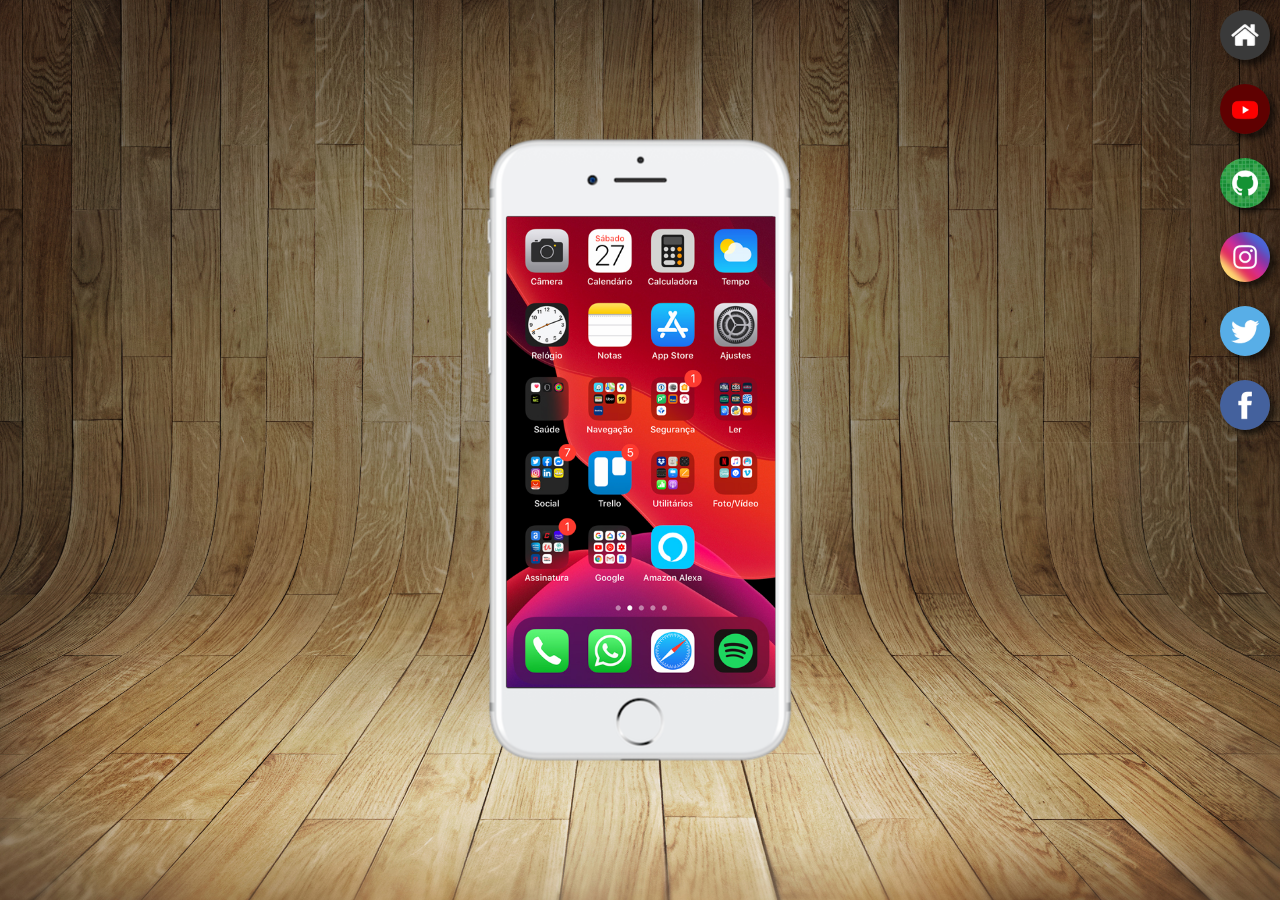
<file: index.html>
<!DOCTYPE html>
<html lang="pt-br">
<head>
    <meta charset="UTF-8">
    <meta name="viewport" content="width=device-width, initial-scale=1.0">
    <link rel="shortcut icon" href="./favicon.ico" type="image/x-icon">
    <title>Projeto Redes Sociais</title>
    <link rel="stylesheet" href="./estilos.css">
</head>
<body>
    <main>
        <section id="telefone">
            <iframe src="./home.html" frameborder="0"   name="tela" id="tela" scrolling="yes"></iframe>
            
          
        </section>
        <section id="redes-sociais">
            <a href="./home.html" target="tela"><img src="./imagens/logo-home.jpg" alt=""></a>
            
            <a href="./youtube.html" target="tela"><img src="./imagens/logo-youtube.jpg" alt=""></a>
            <a href="./github.html" target="tela"><img src="./imagens/logo-github.jpg" alt=""></a>
            <a href="./instagram.html" target="tela"><img src="./imagens/logo-instagram.jpg" alt=""></a>
            <a href="./twitter.html" target="tela"><img src="./imagens/logo-twitter.jpg" alt=""></a>
            <a href="./facebook.html" target="tela"><img src="./imagens/logo-facebook.jpg" alt=""></a>
           

        </section>
    </main>
</body>
</html>
</file>
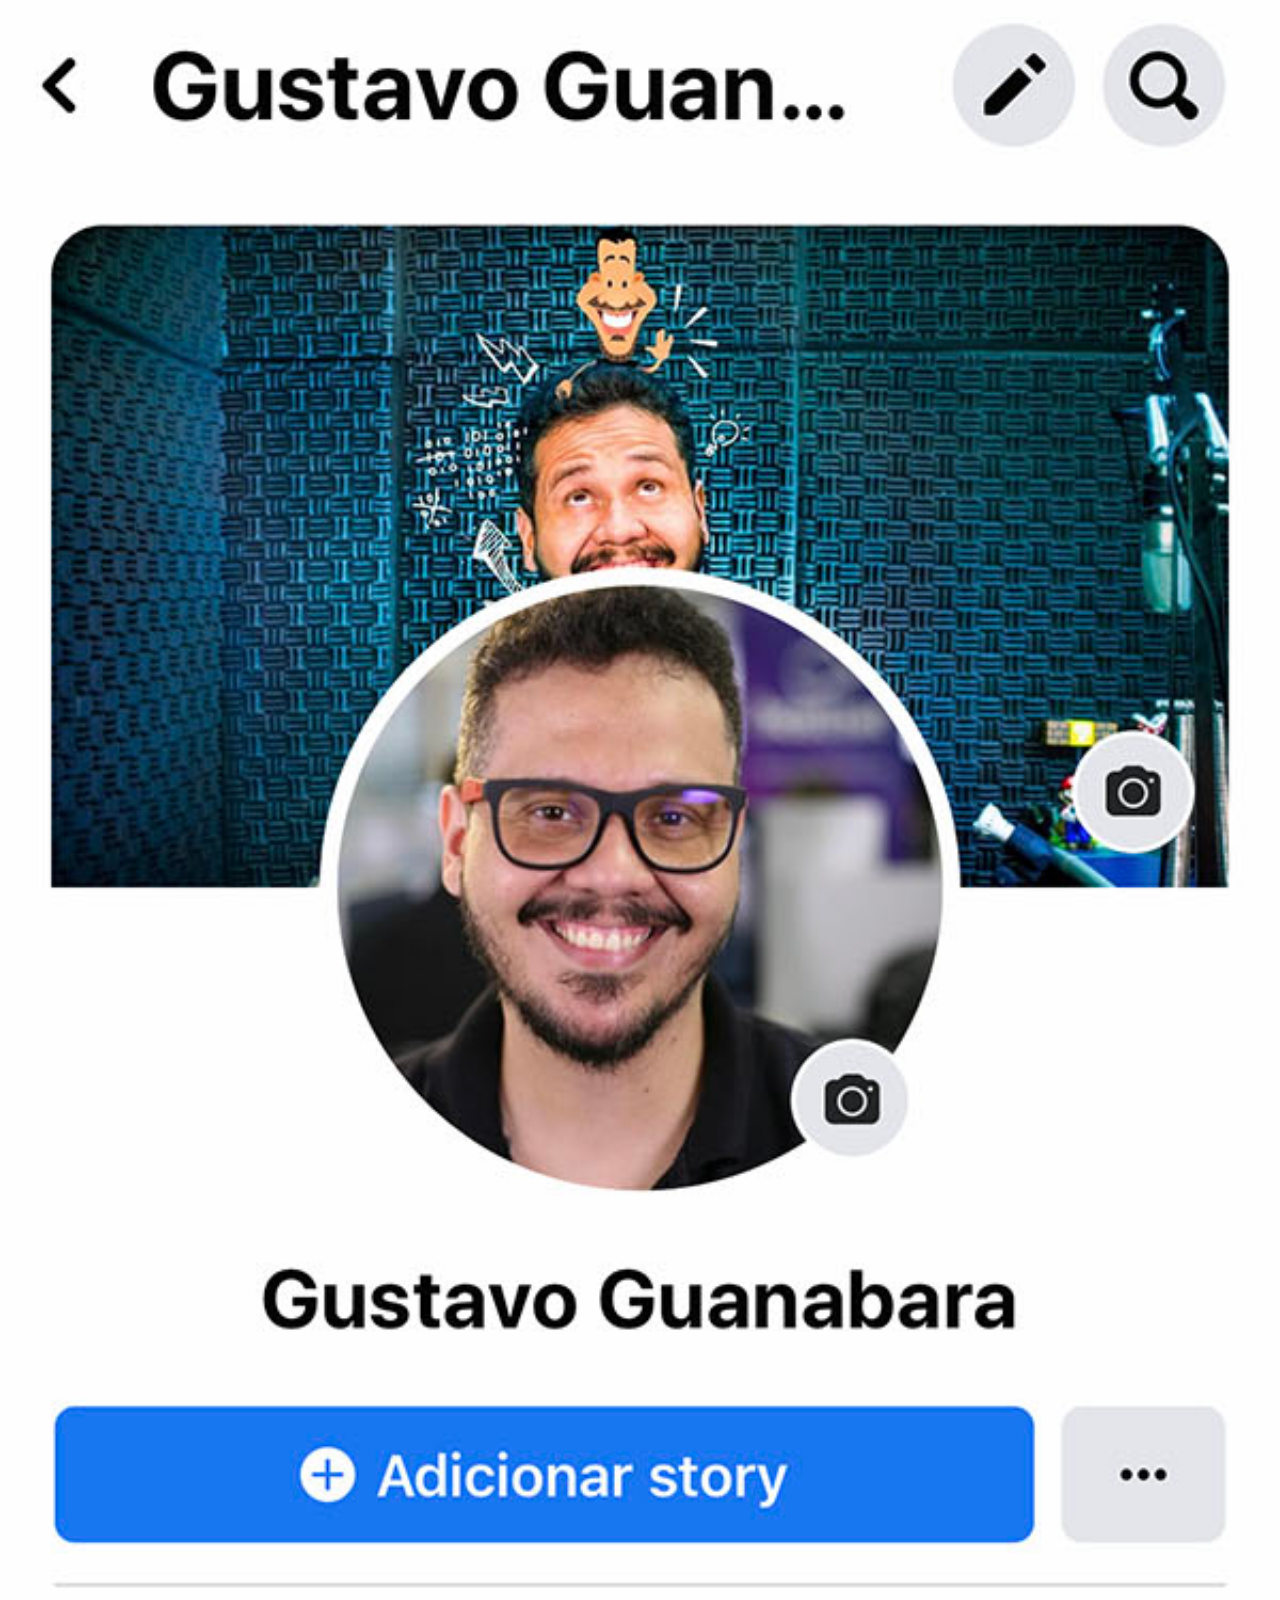
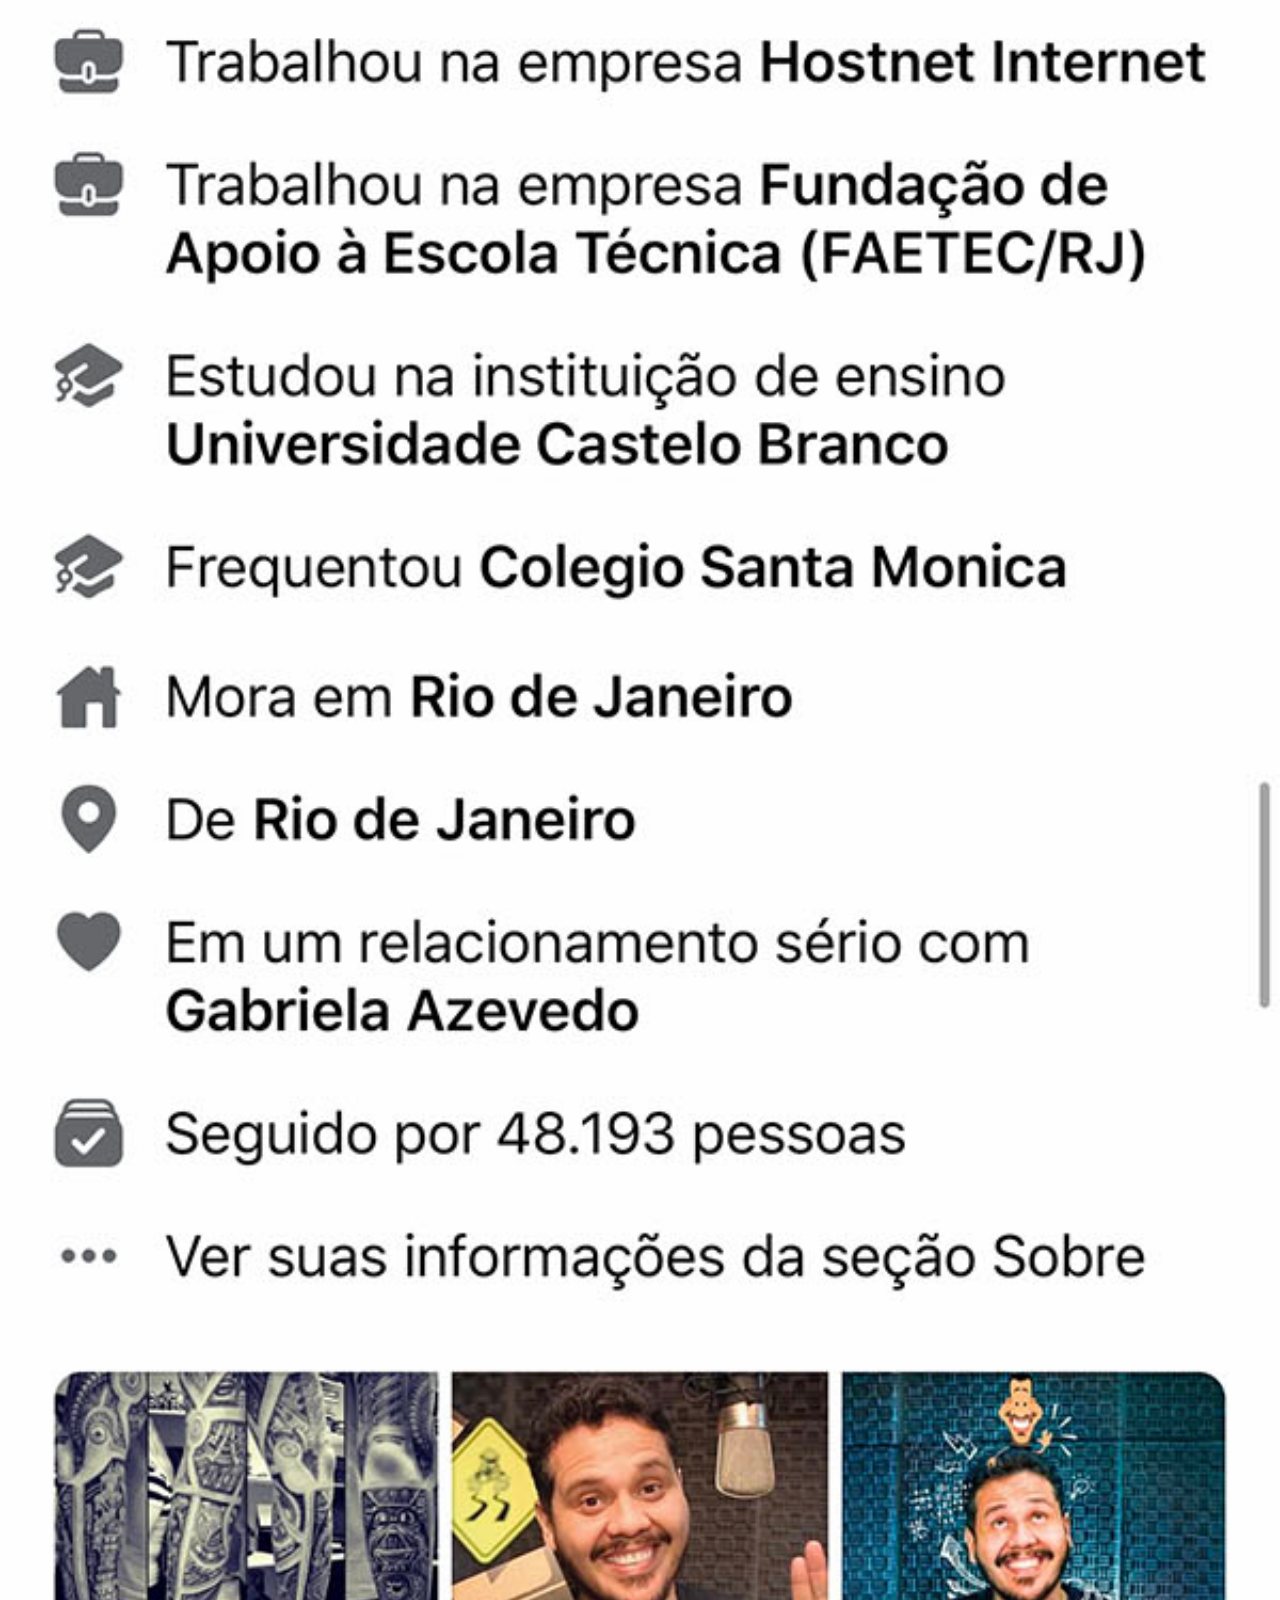
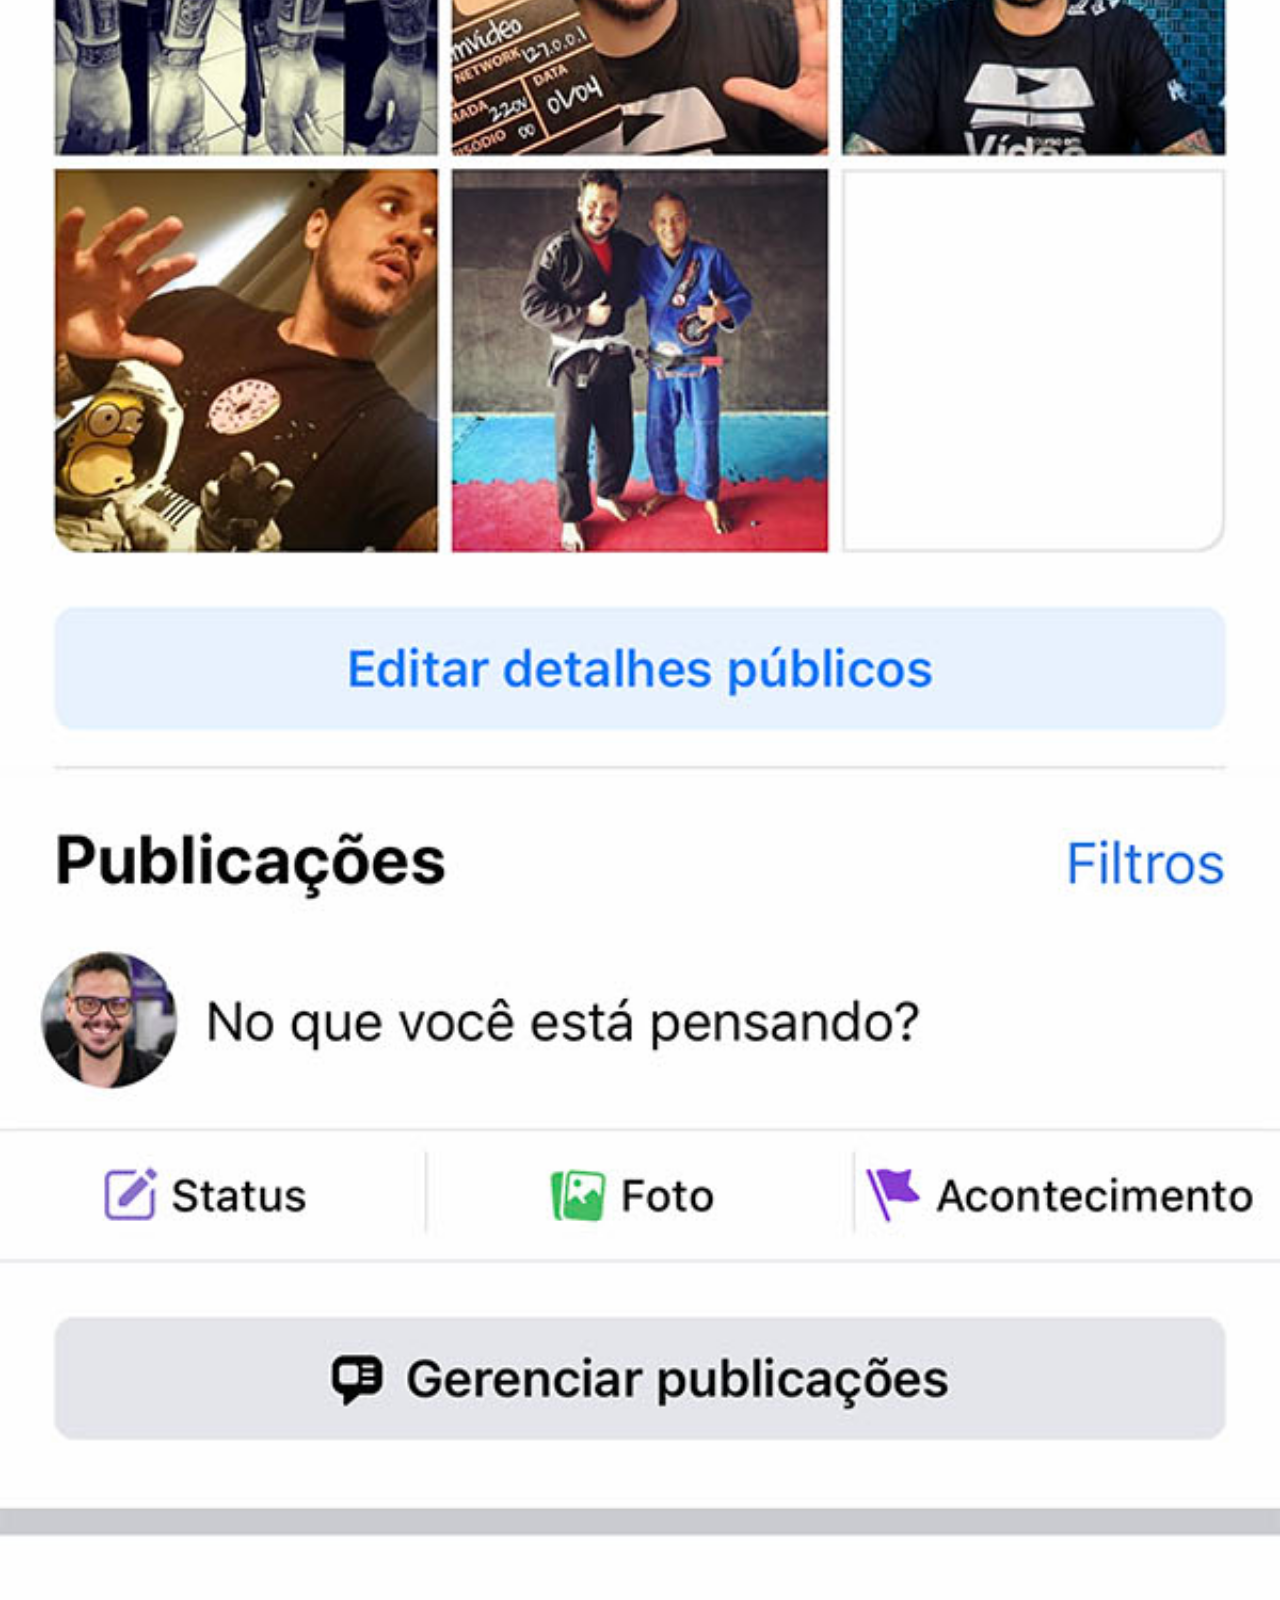
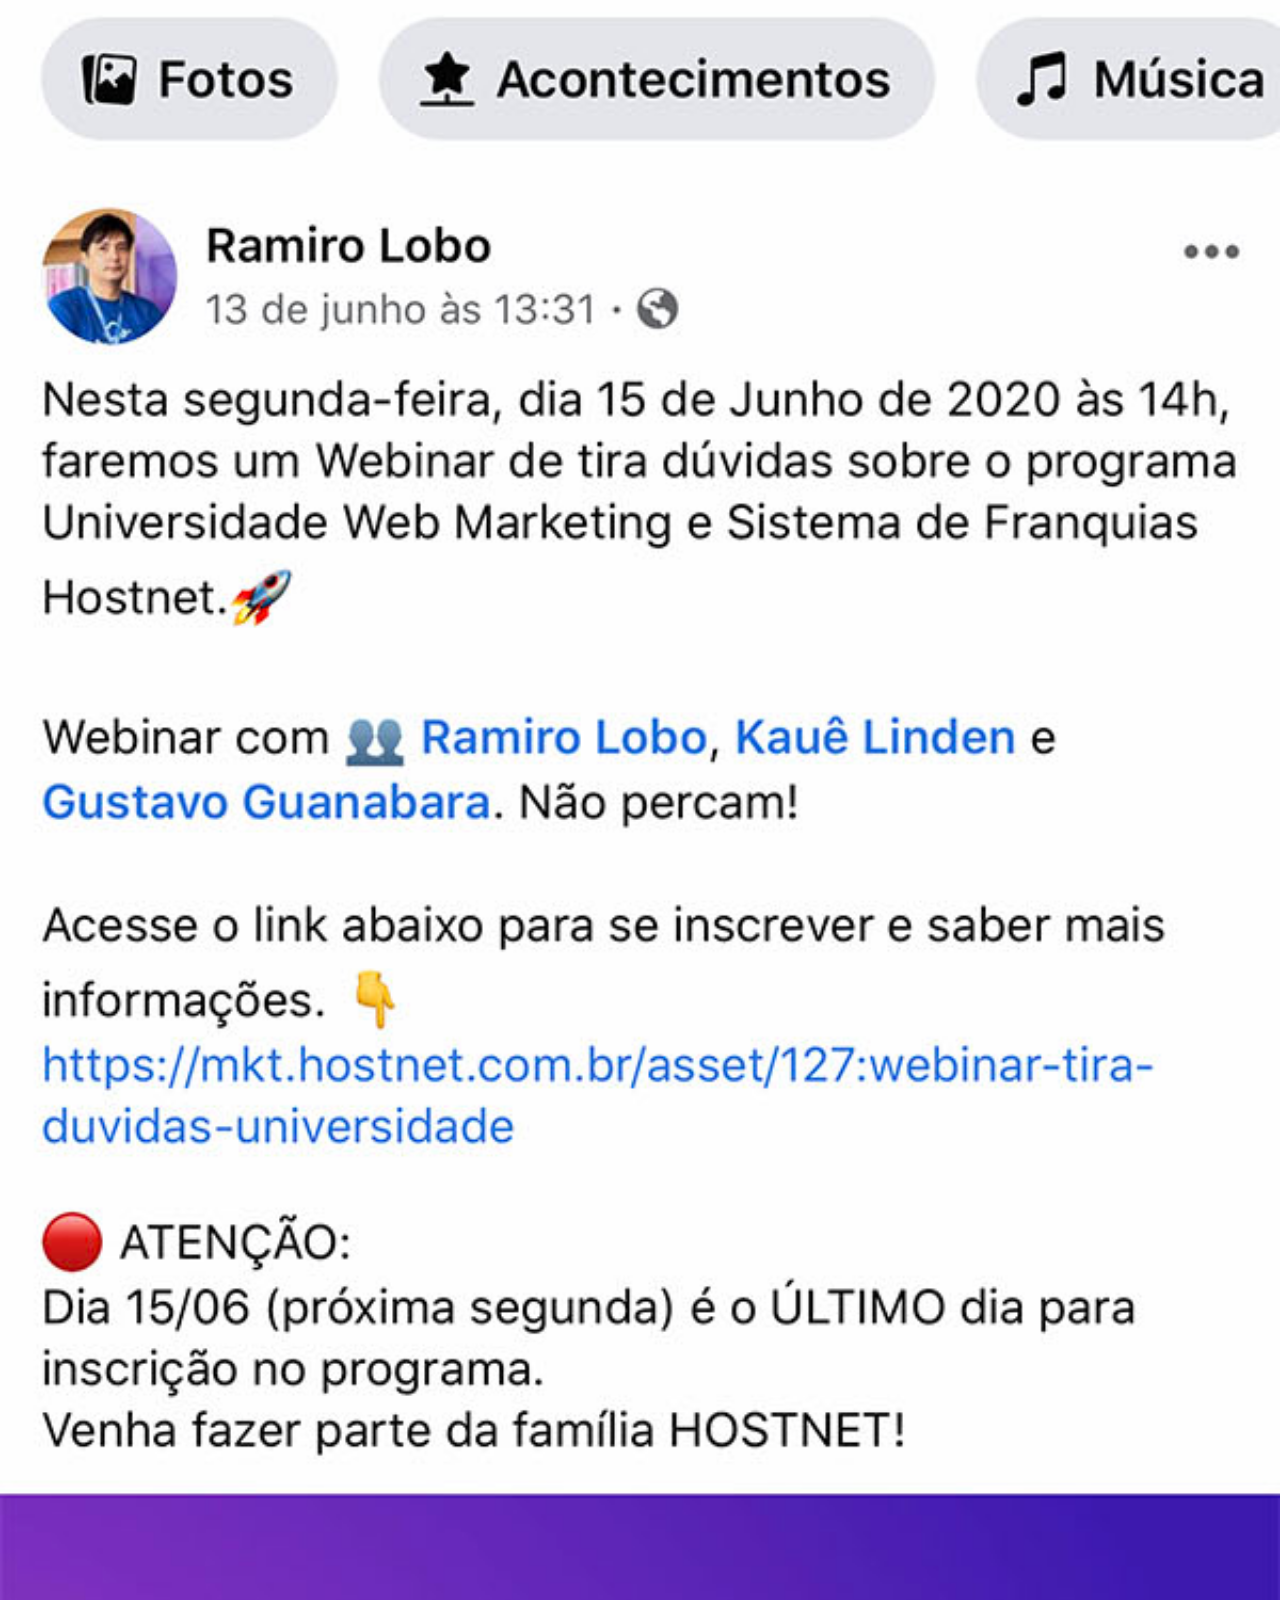
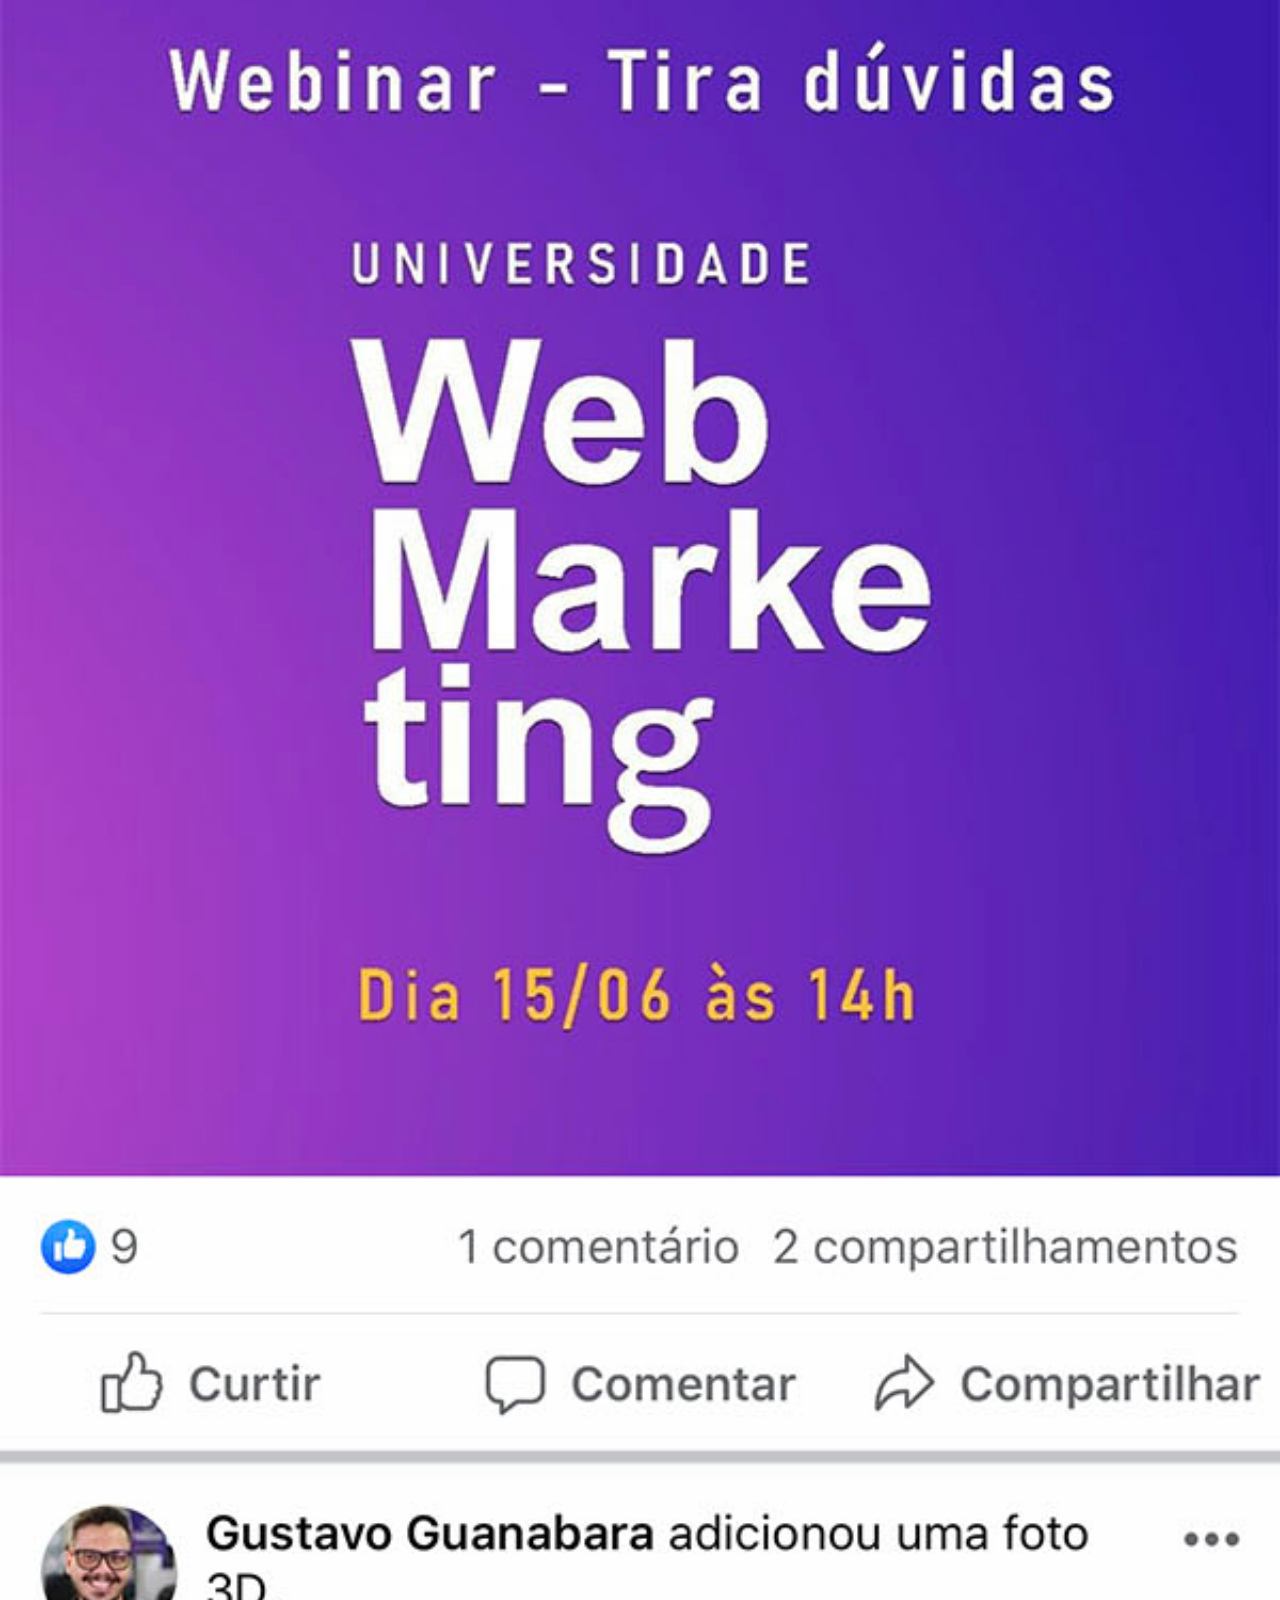
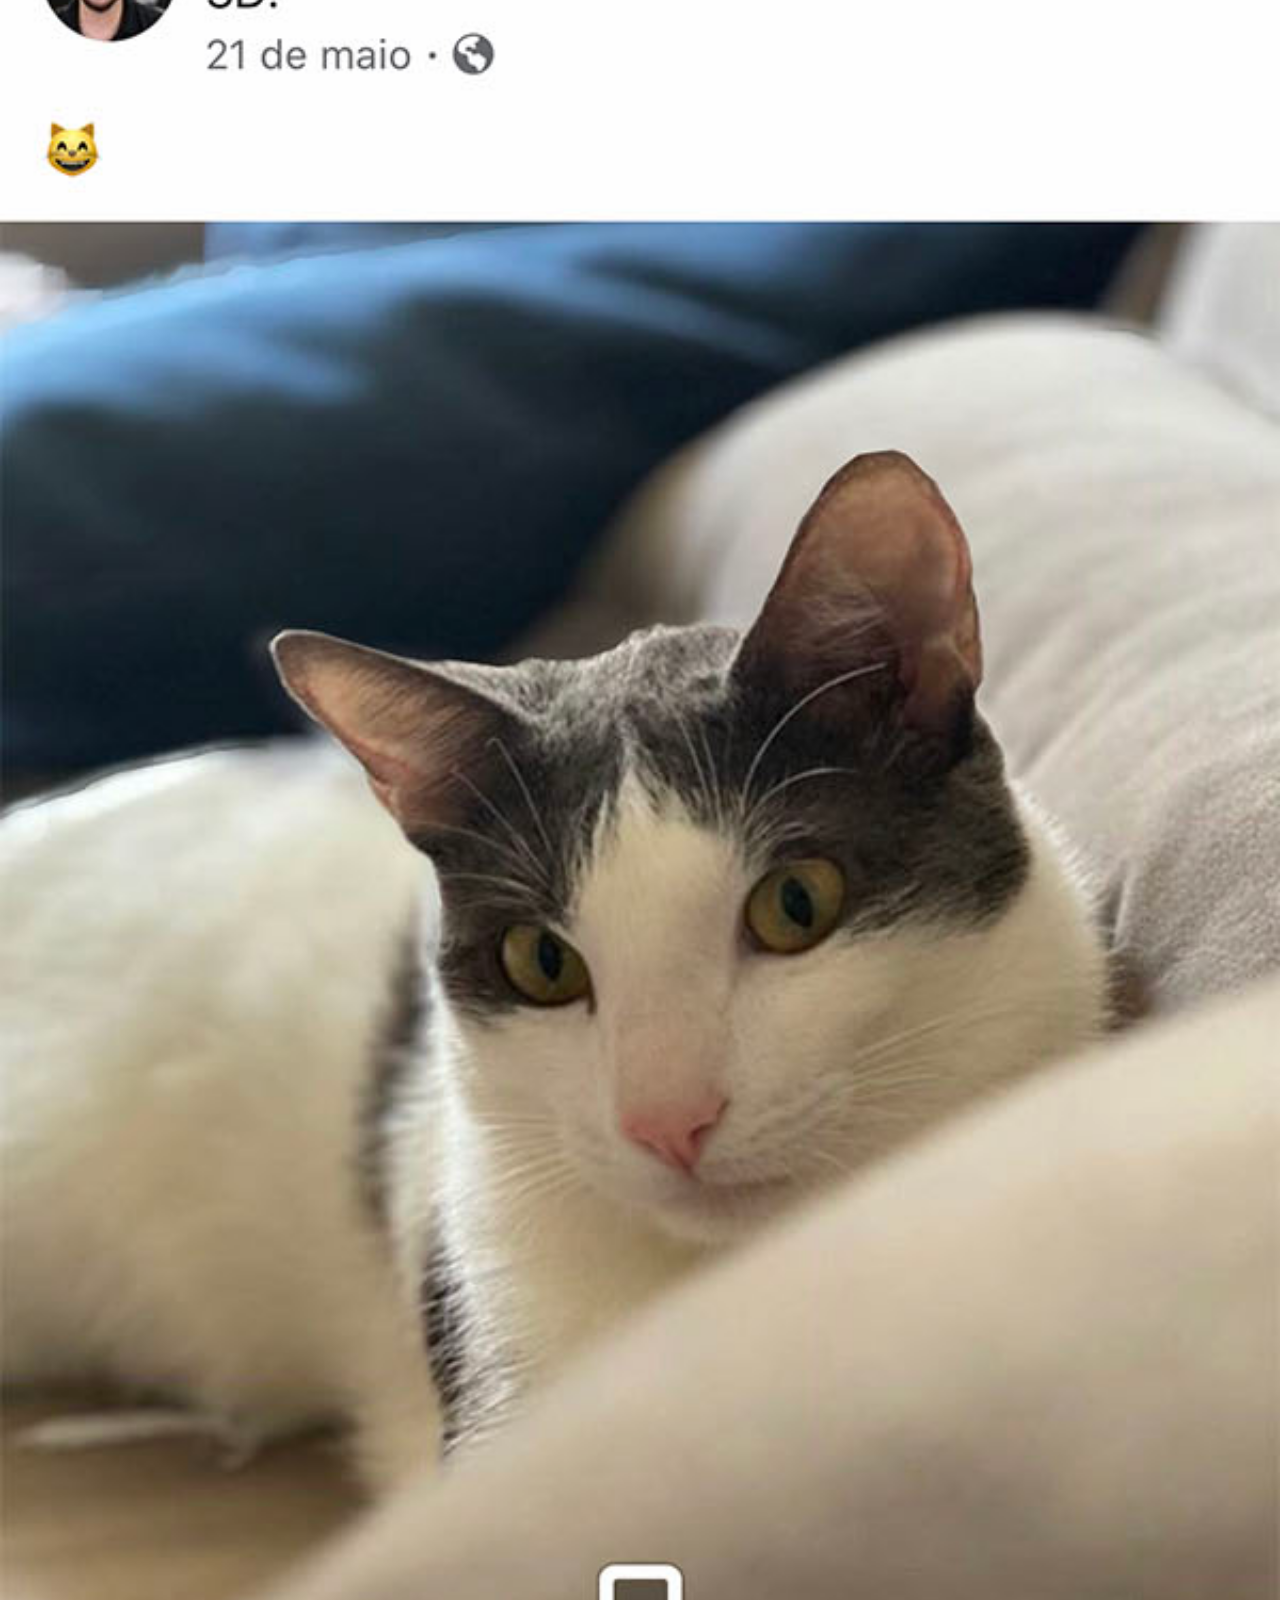
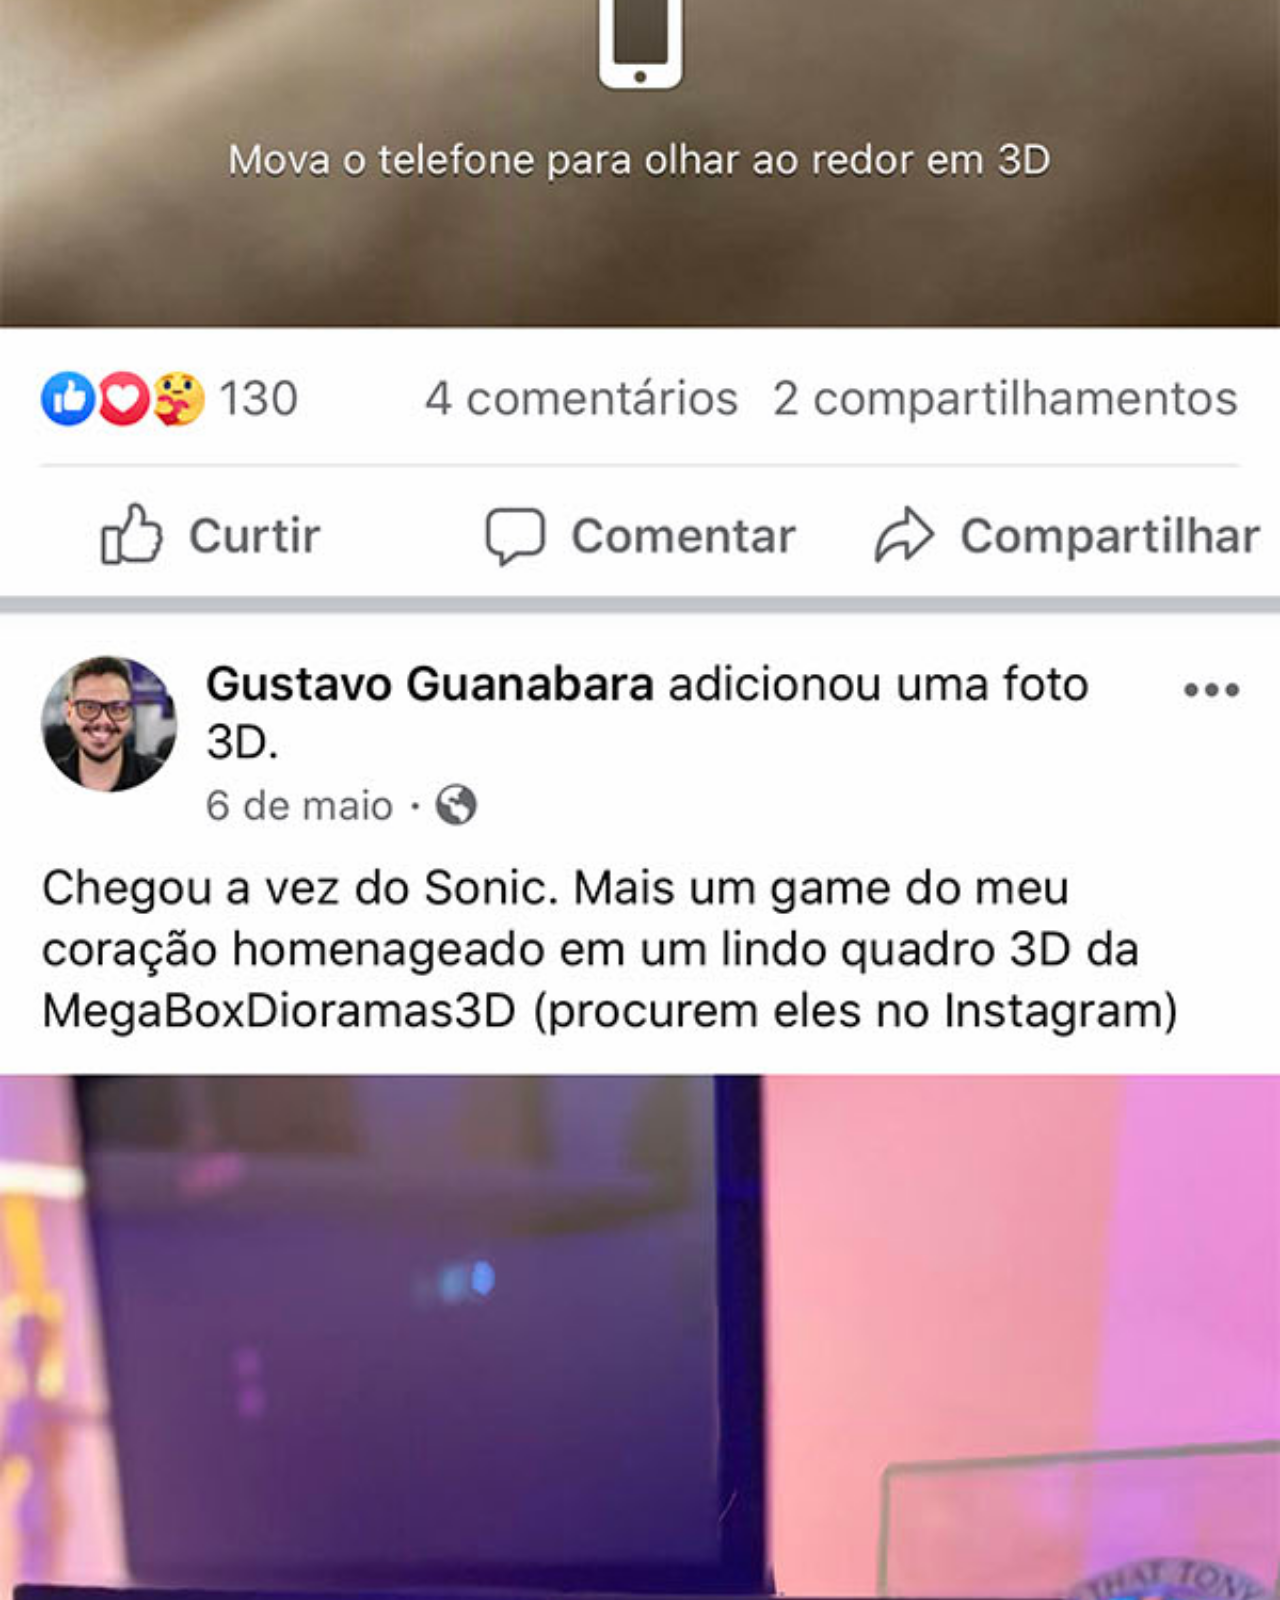
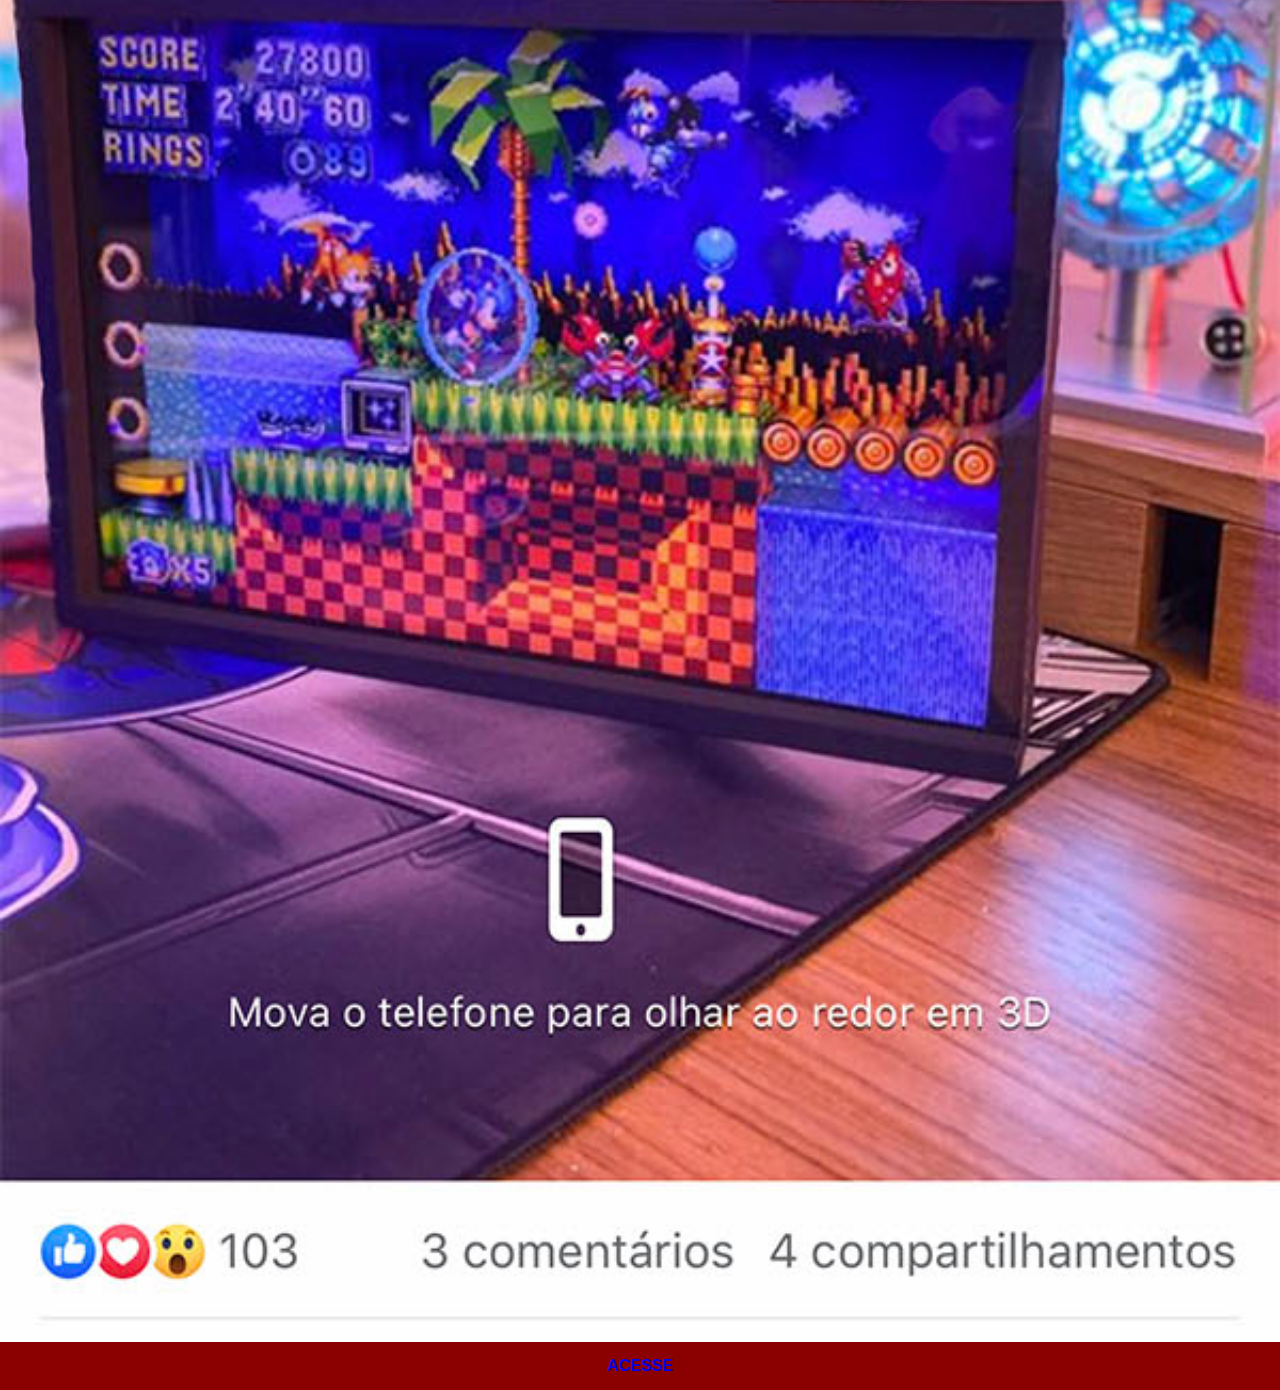
<file: facebook.html>
<!DOCTYPE html>
<html lang="pt-br">
<head>
    <meta charset="UTF-8">
    <meta name="viewport" content="width=device-width, initial-scale=1.0">
    <title>Facebook</title>
    <link rel="stylesheet" href="./social.css">
</head>
<body>
    <img src="./imagens/tela-facebook.jpg" alt="Facebook">
    <a href="https://www.facebook.com/gustavoguanabara/?locale=pt_BR" target="_blank">ACESSE</a>
    
</body>
</html>
</file>
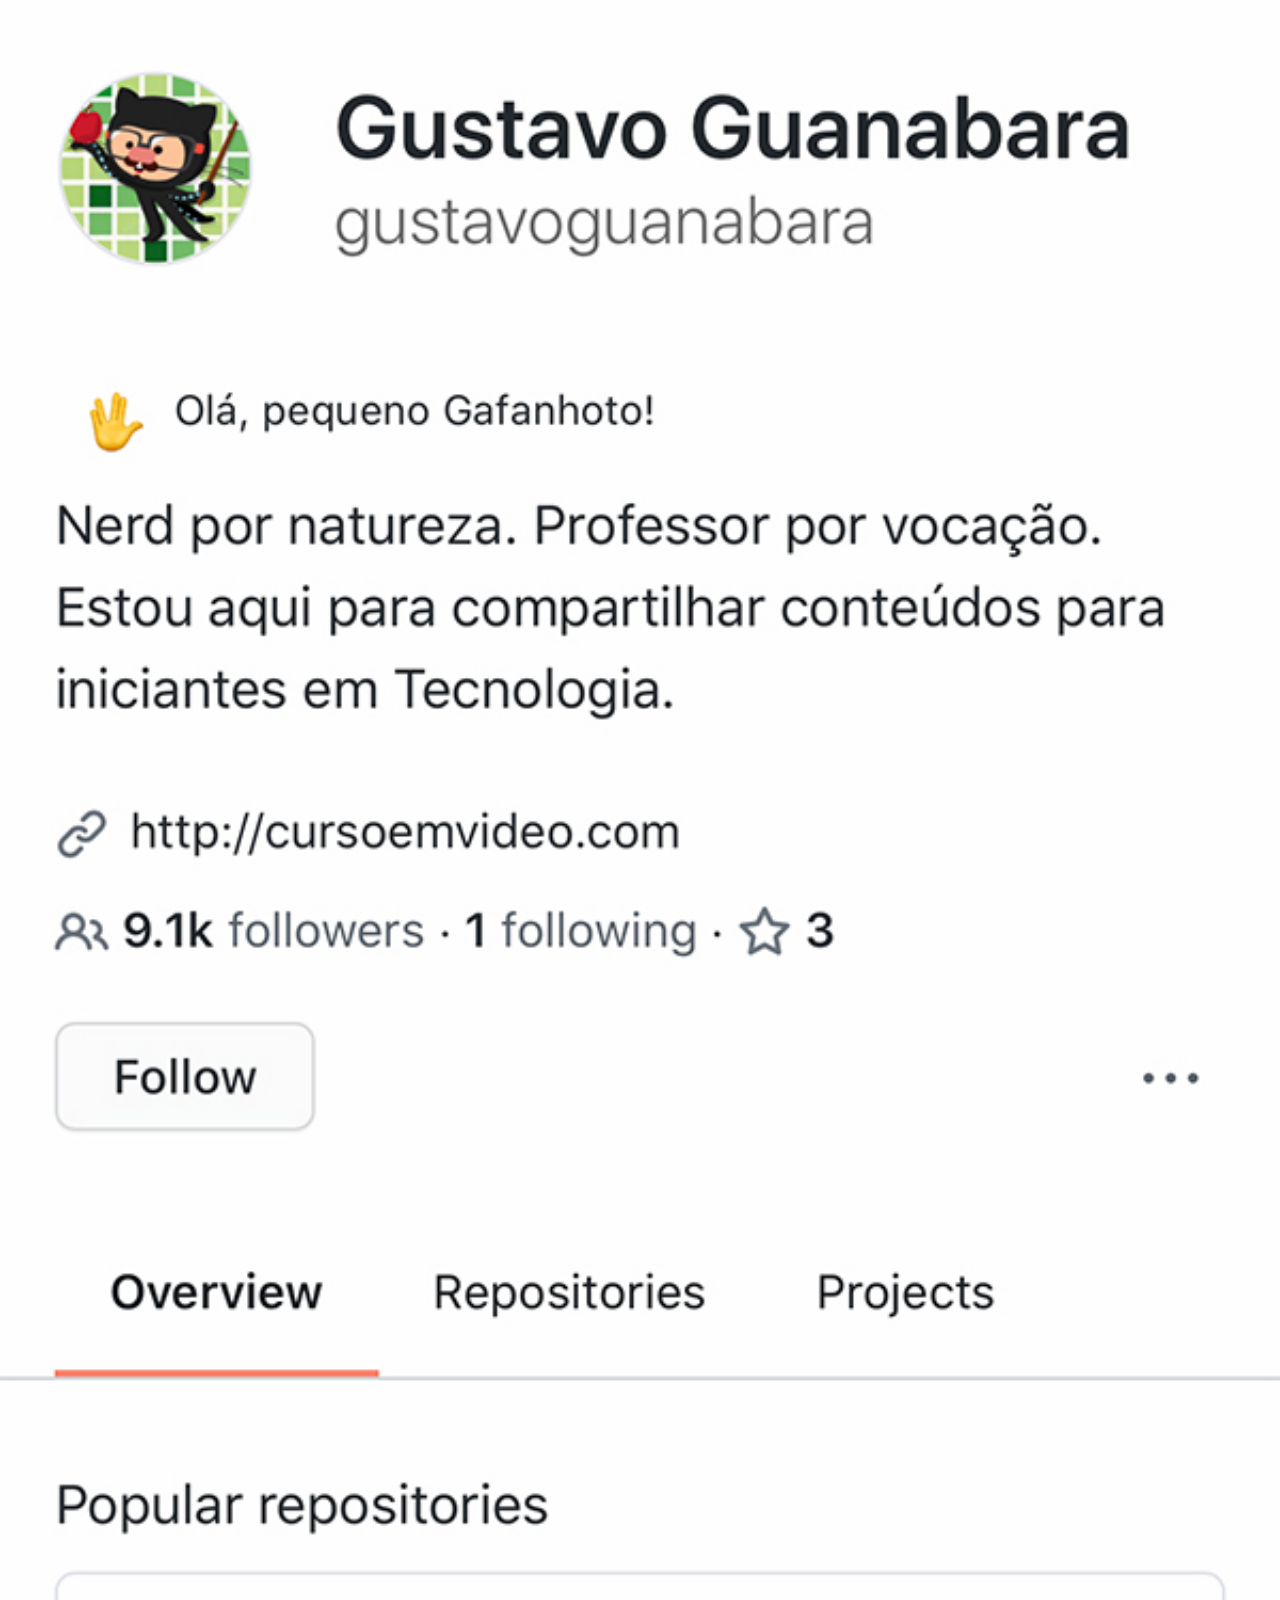
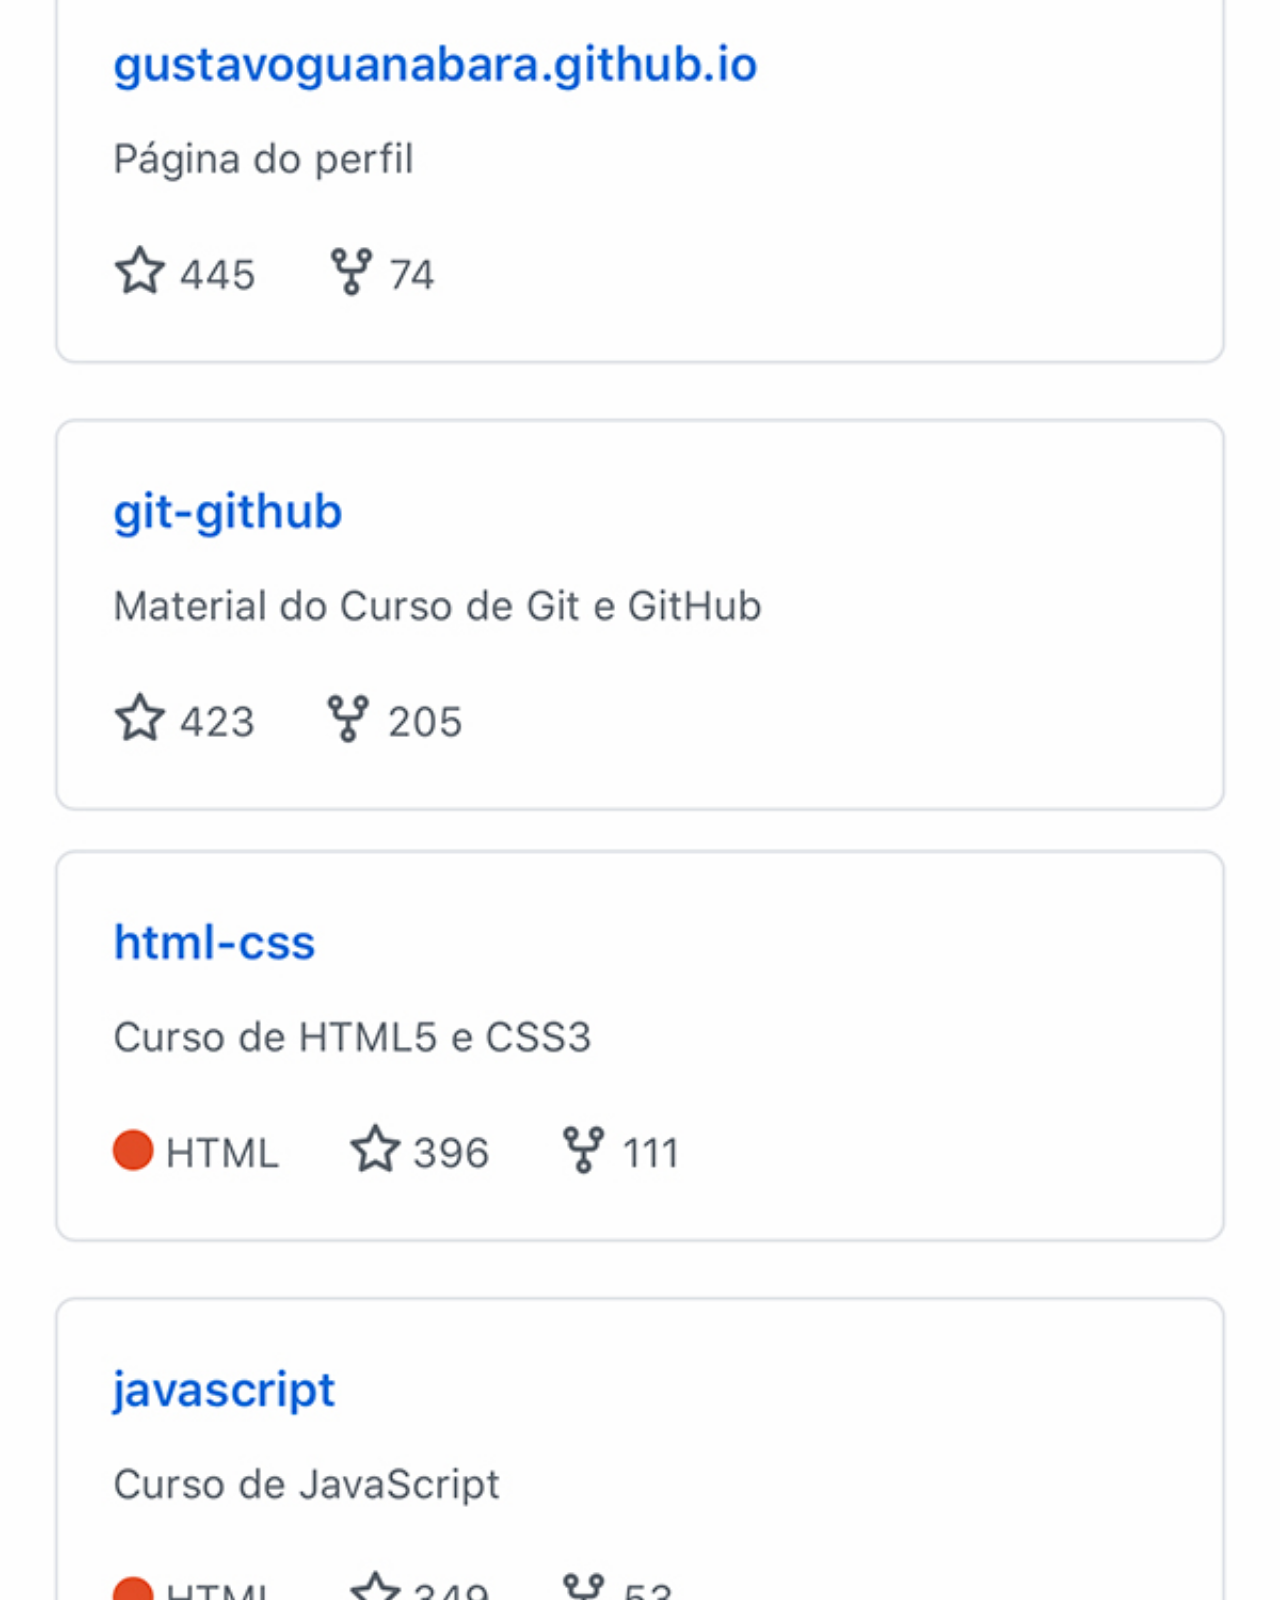
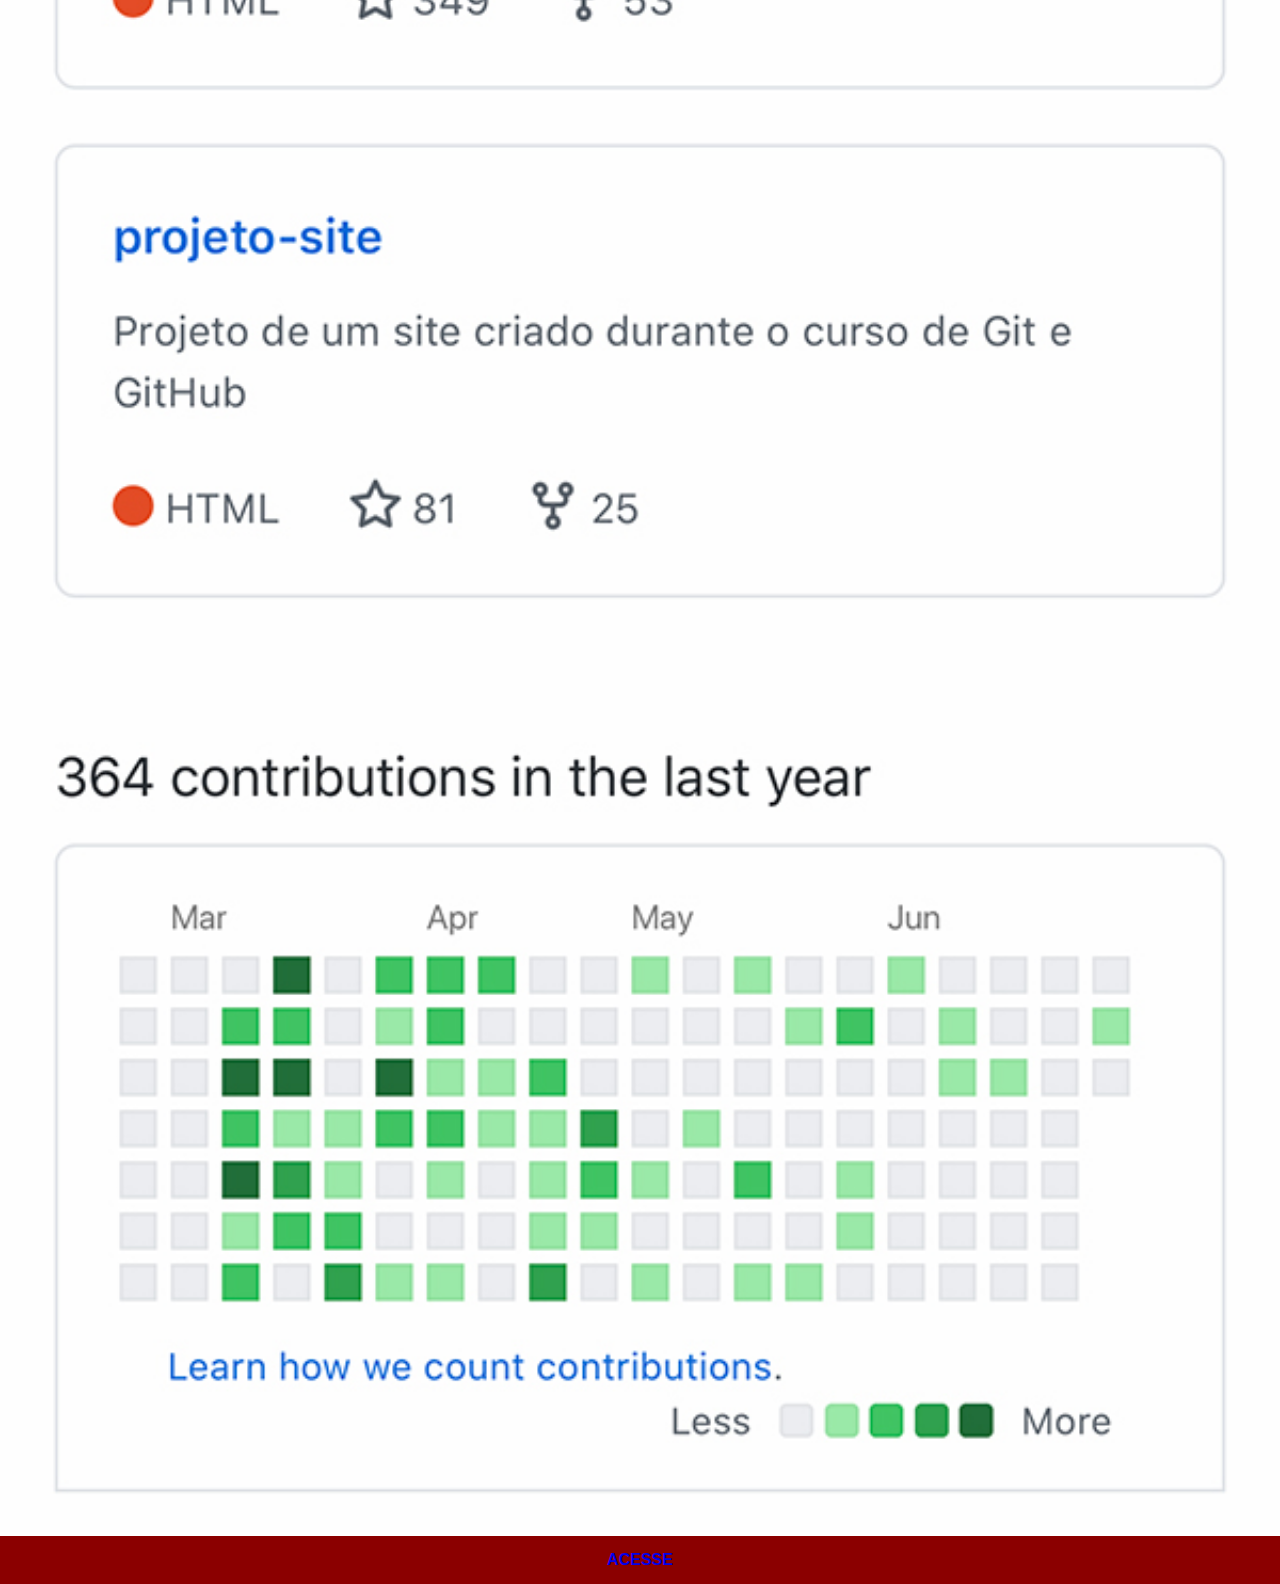
<file: github.html>
<!DOCTYPE html>
<html lang="pt-br">
<head>
    <meta charset="UTF-8">
    <meta name="viewport" content="width=device-width, initial-scale=1.0">
    <title>Document</title>
    <link rel="stylesheet" href="./social.css">
</head>
<body>
    <img src="./imagens/tela-github.jpg" alt="GitHub">
    <a href="https://github.com/" target="_blank">ACESSE</a>
    
</body>
</html>
</file>
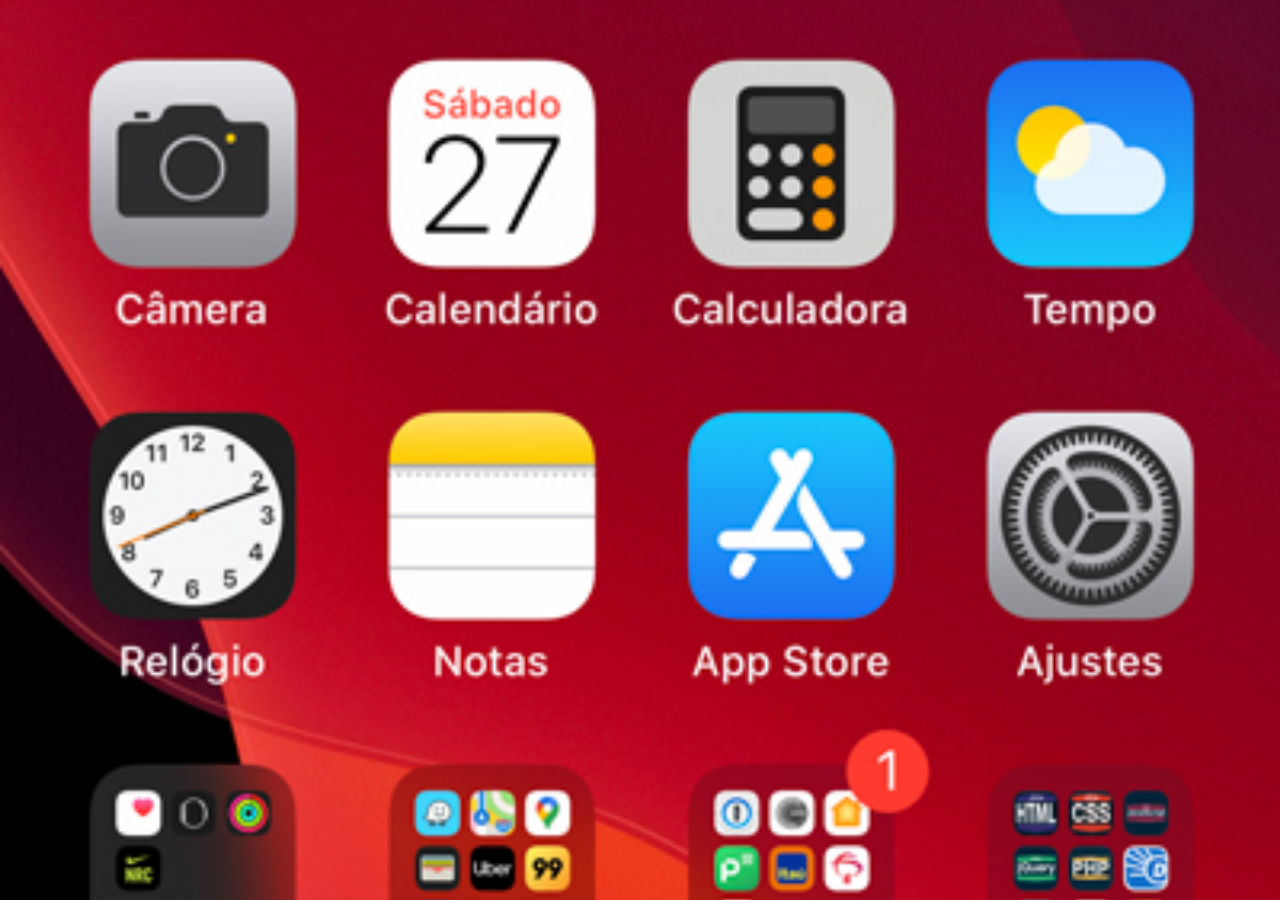
<file: home.html>
<!DOCTYPE html>
<html lang="pt-br">
<head>
    <meta charset="UTF-8">
    <meta name="viewport" content="width=device-width, initial-scale=1.0">
    <title>Home</title>
    <style>
        *{
            margin: 0px;
            padding: 0px;
        }

        body{
            width: 100vw;
            height: 100vh;
            background: black url(./imagens/tela-home.jpg) no-repeat
            top center;
            background-size: cover;
        }
    </style>
</head>
<body>
    
</body>
</html>
</file>
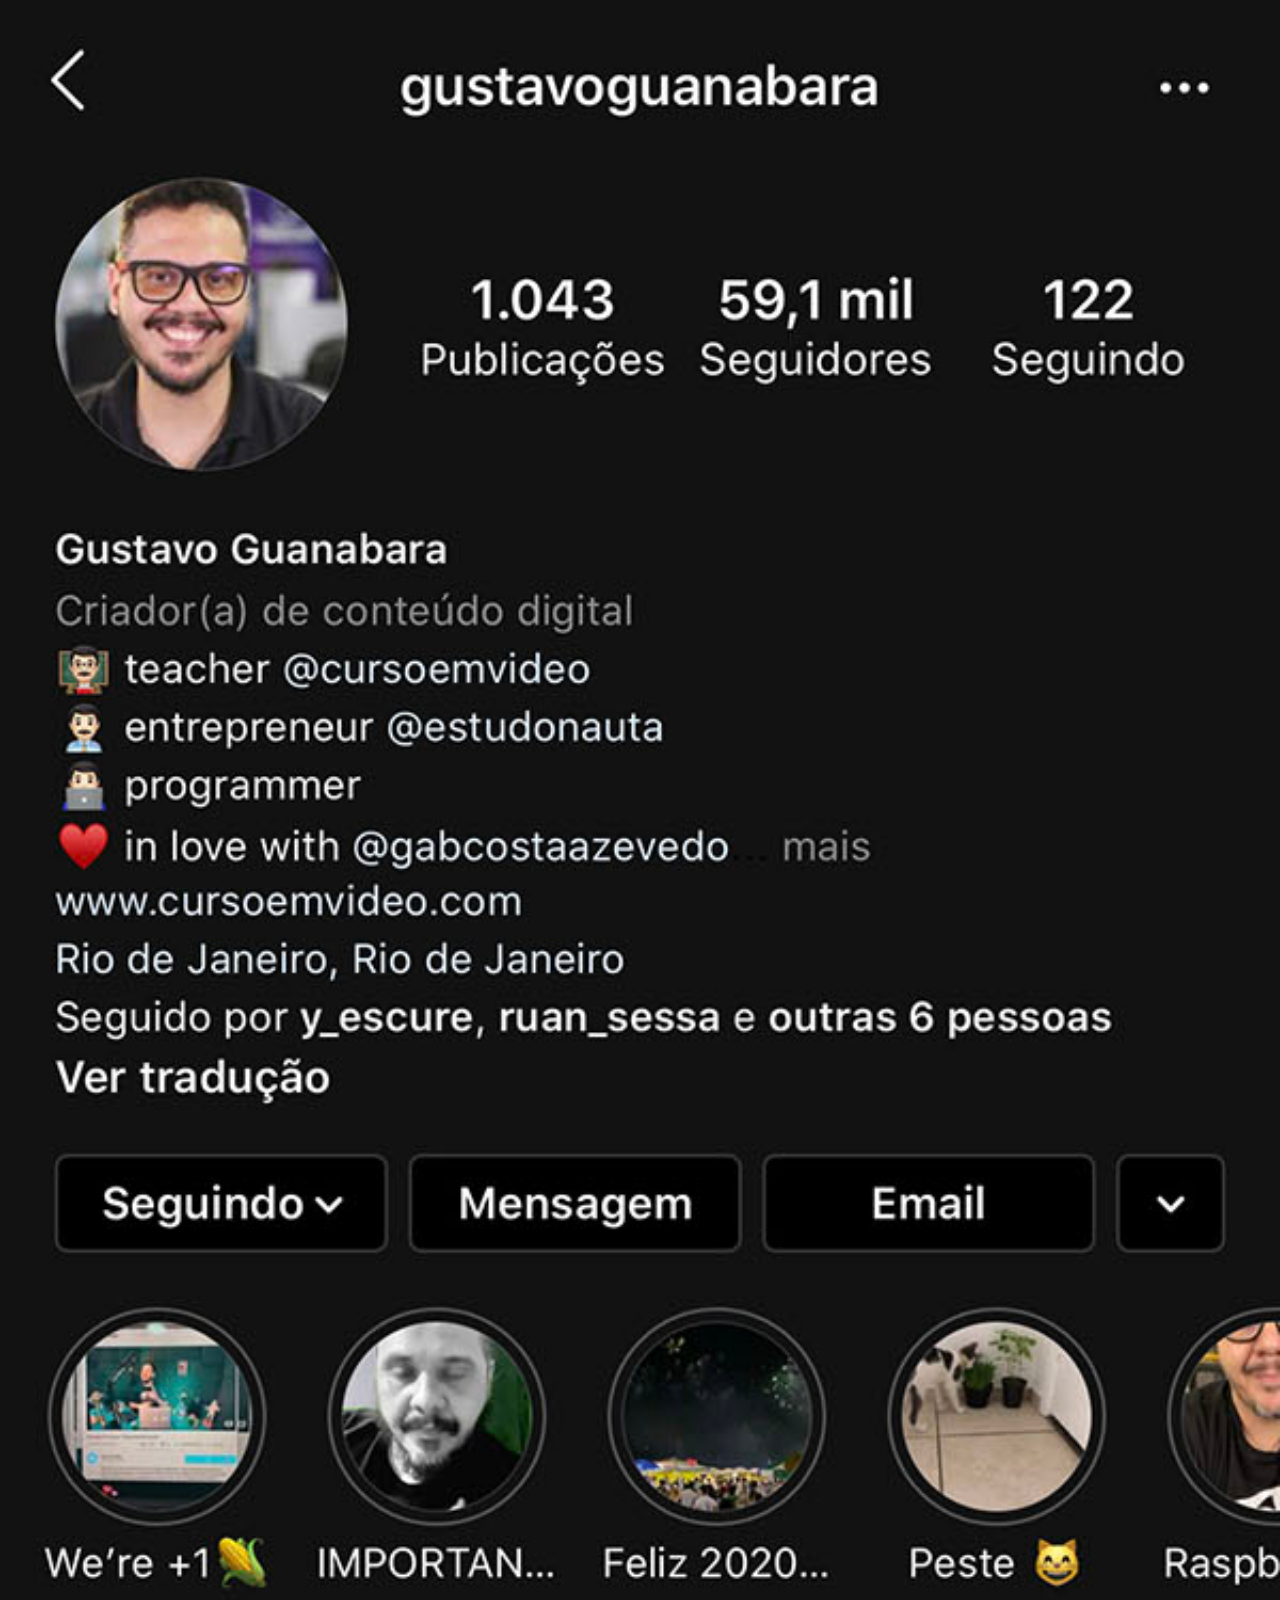
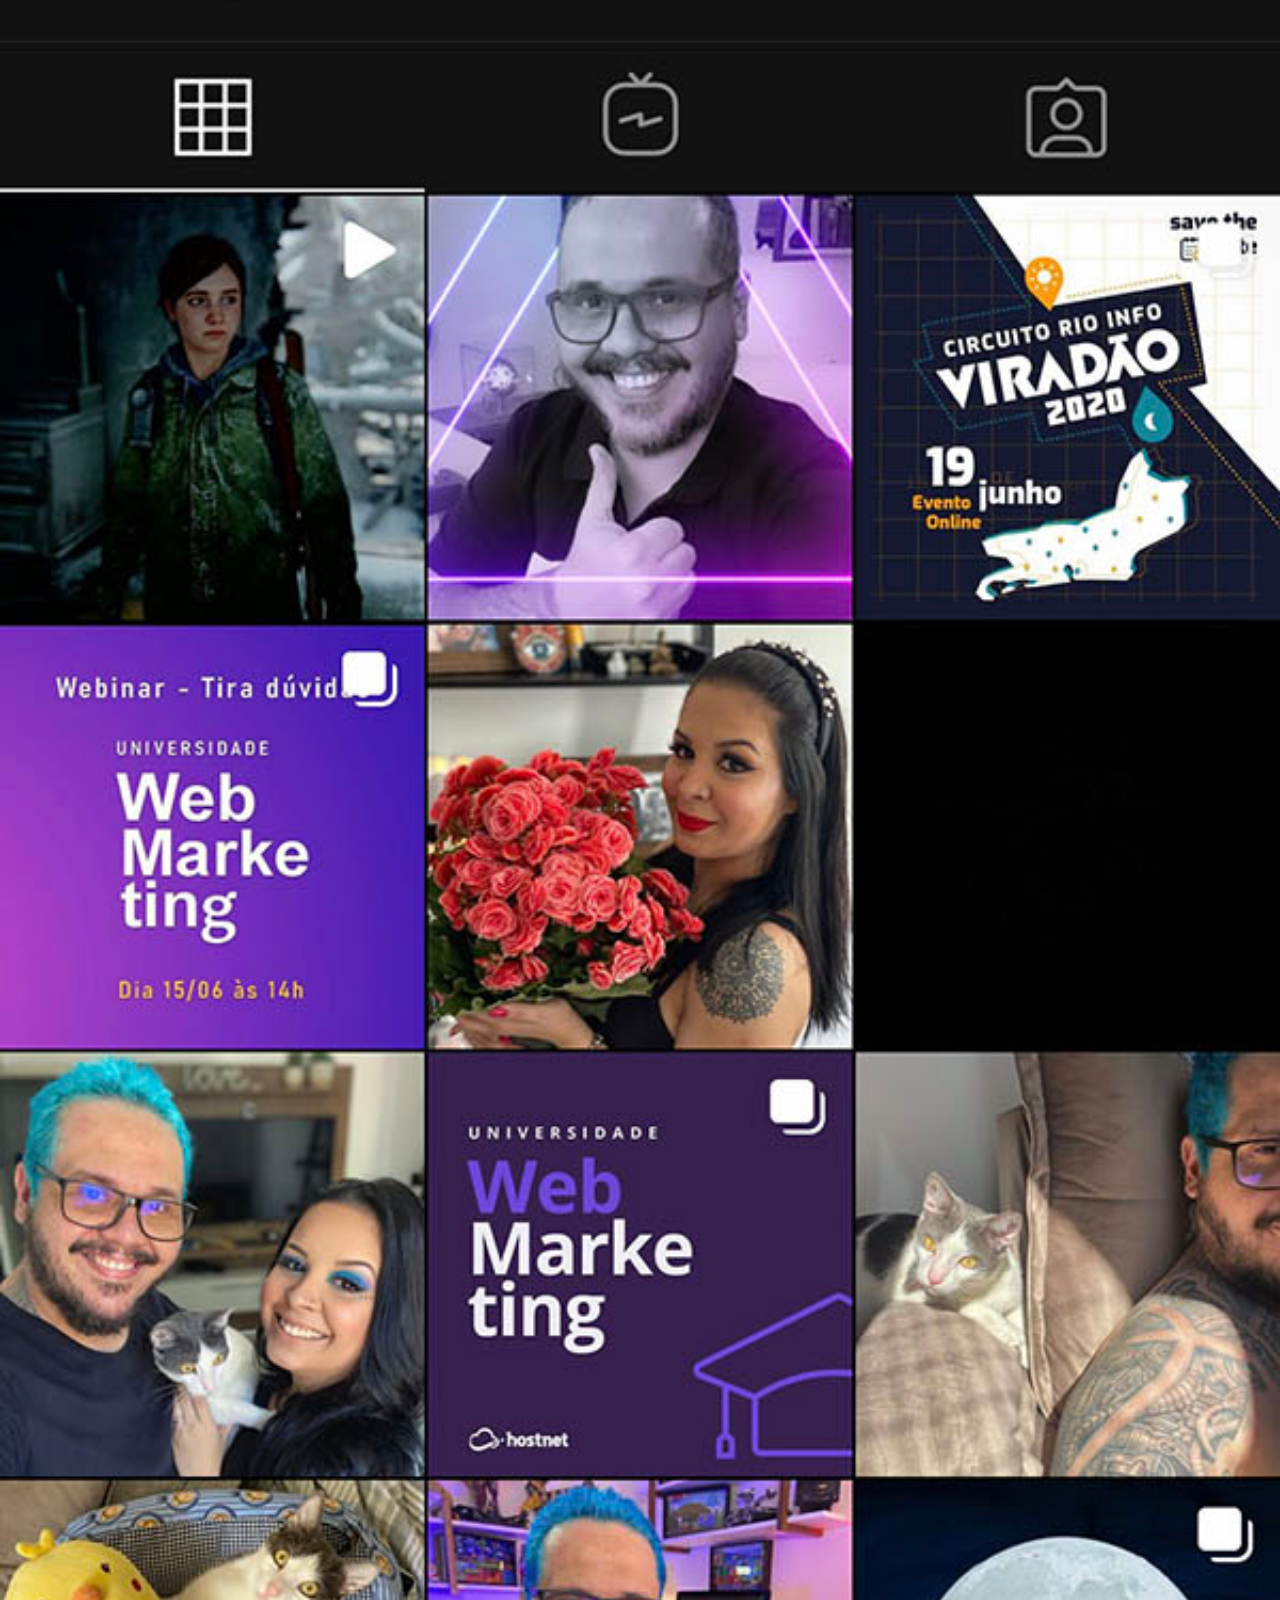
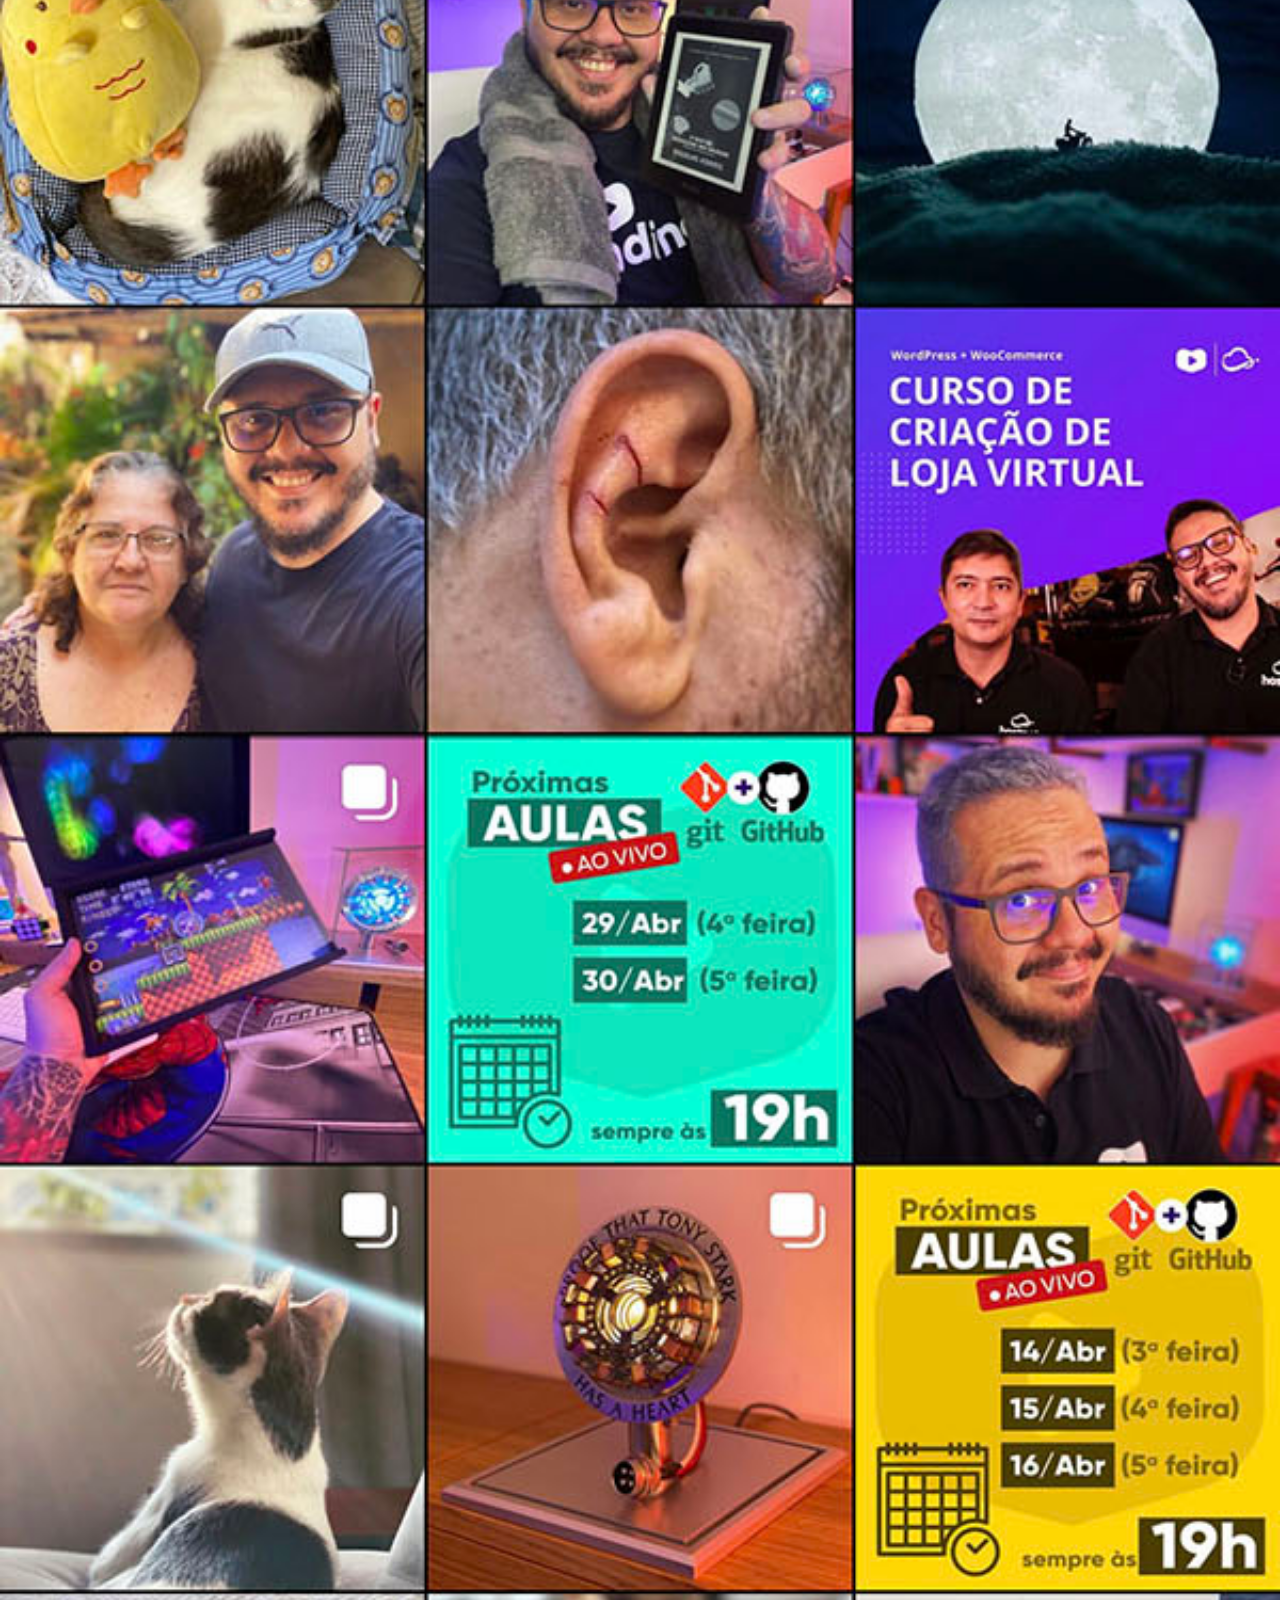
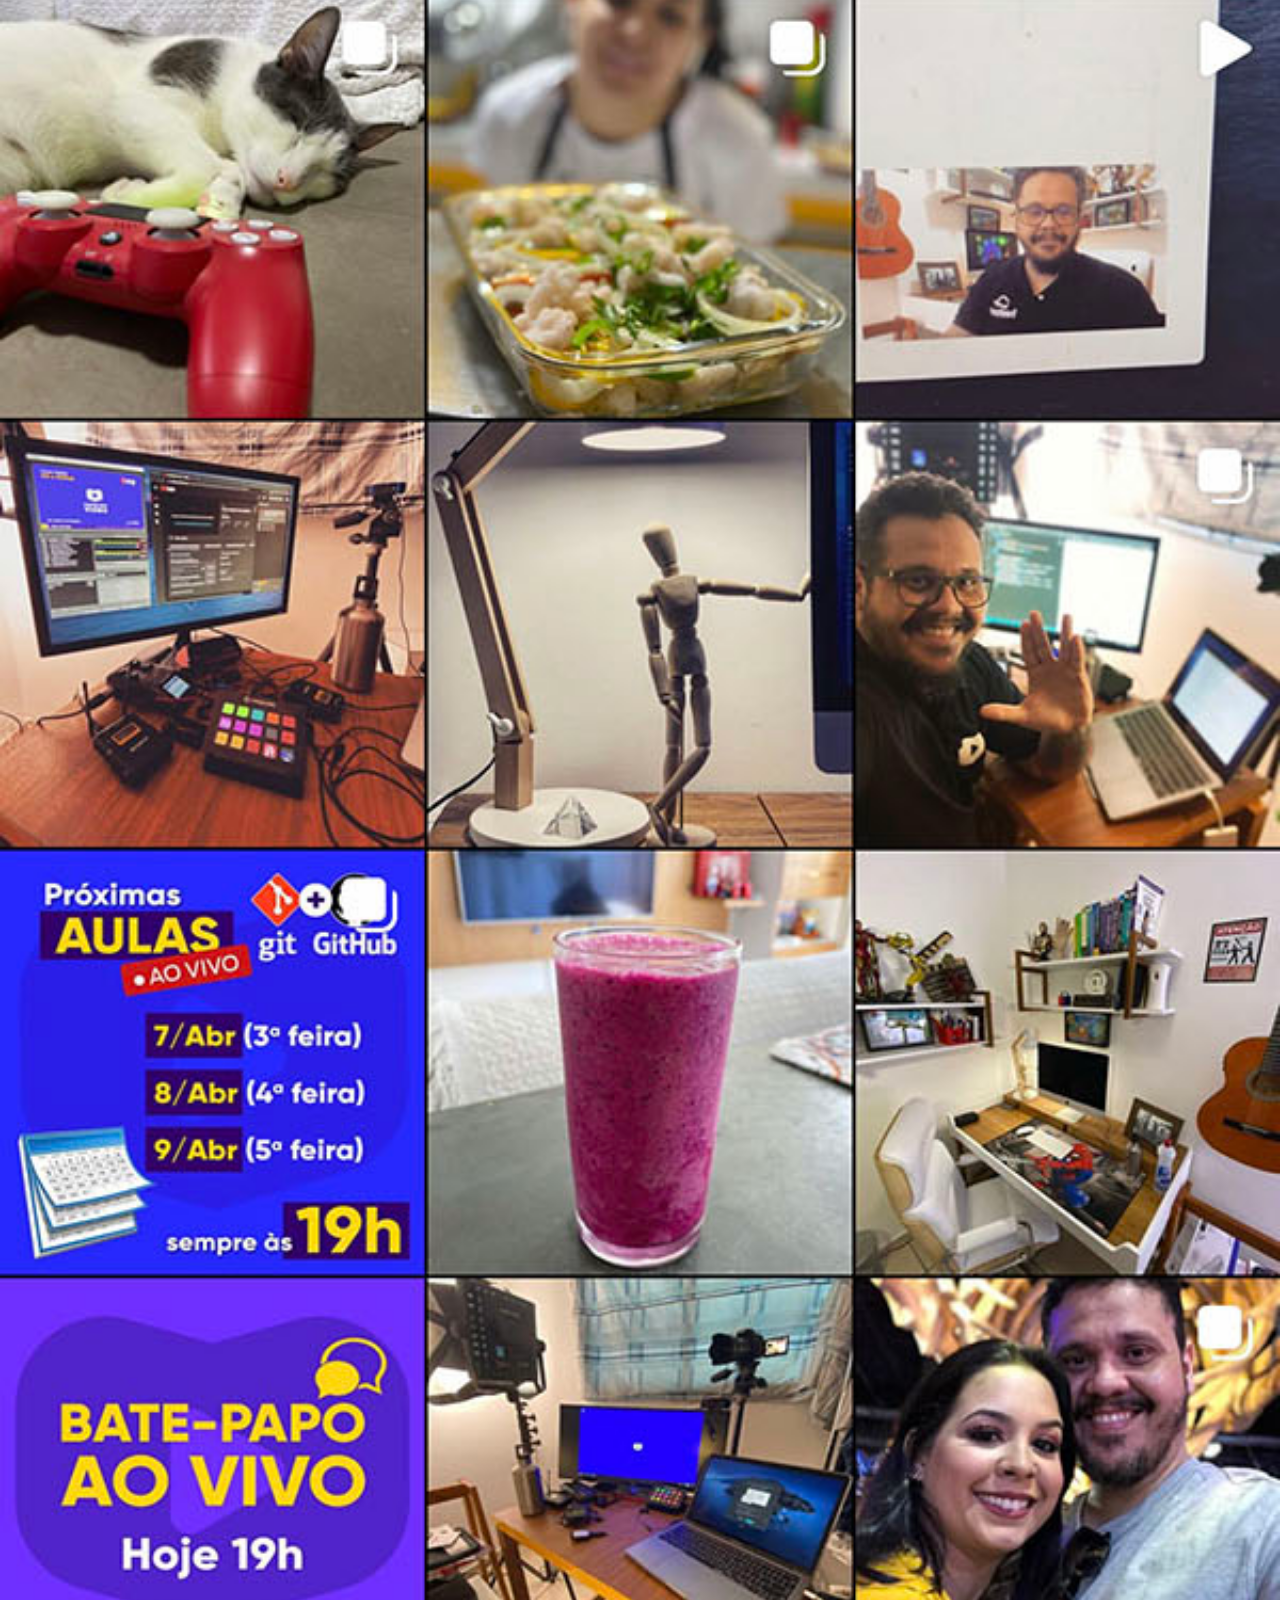
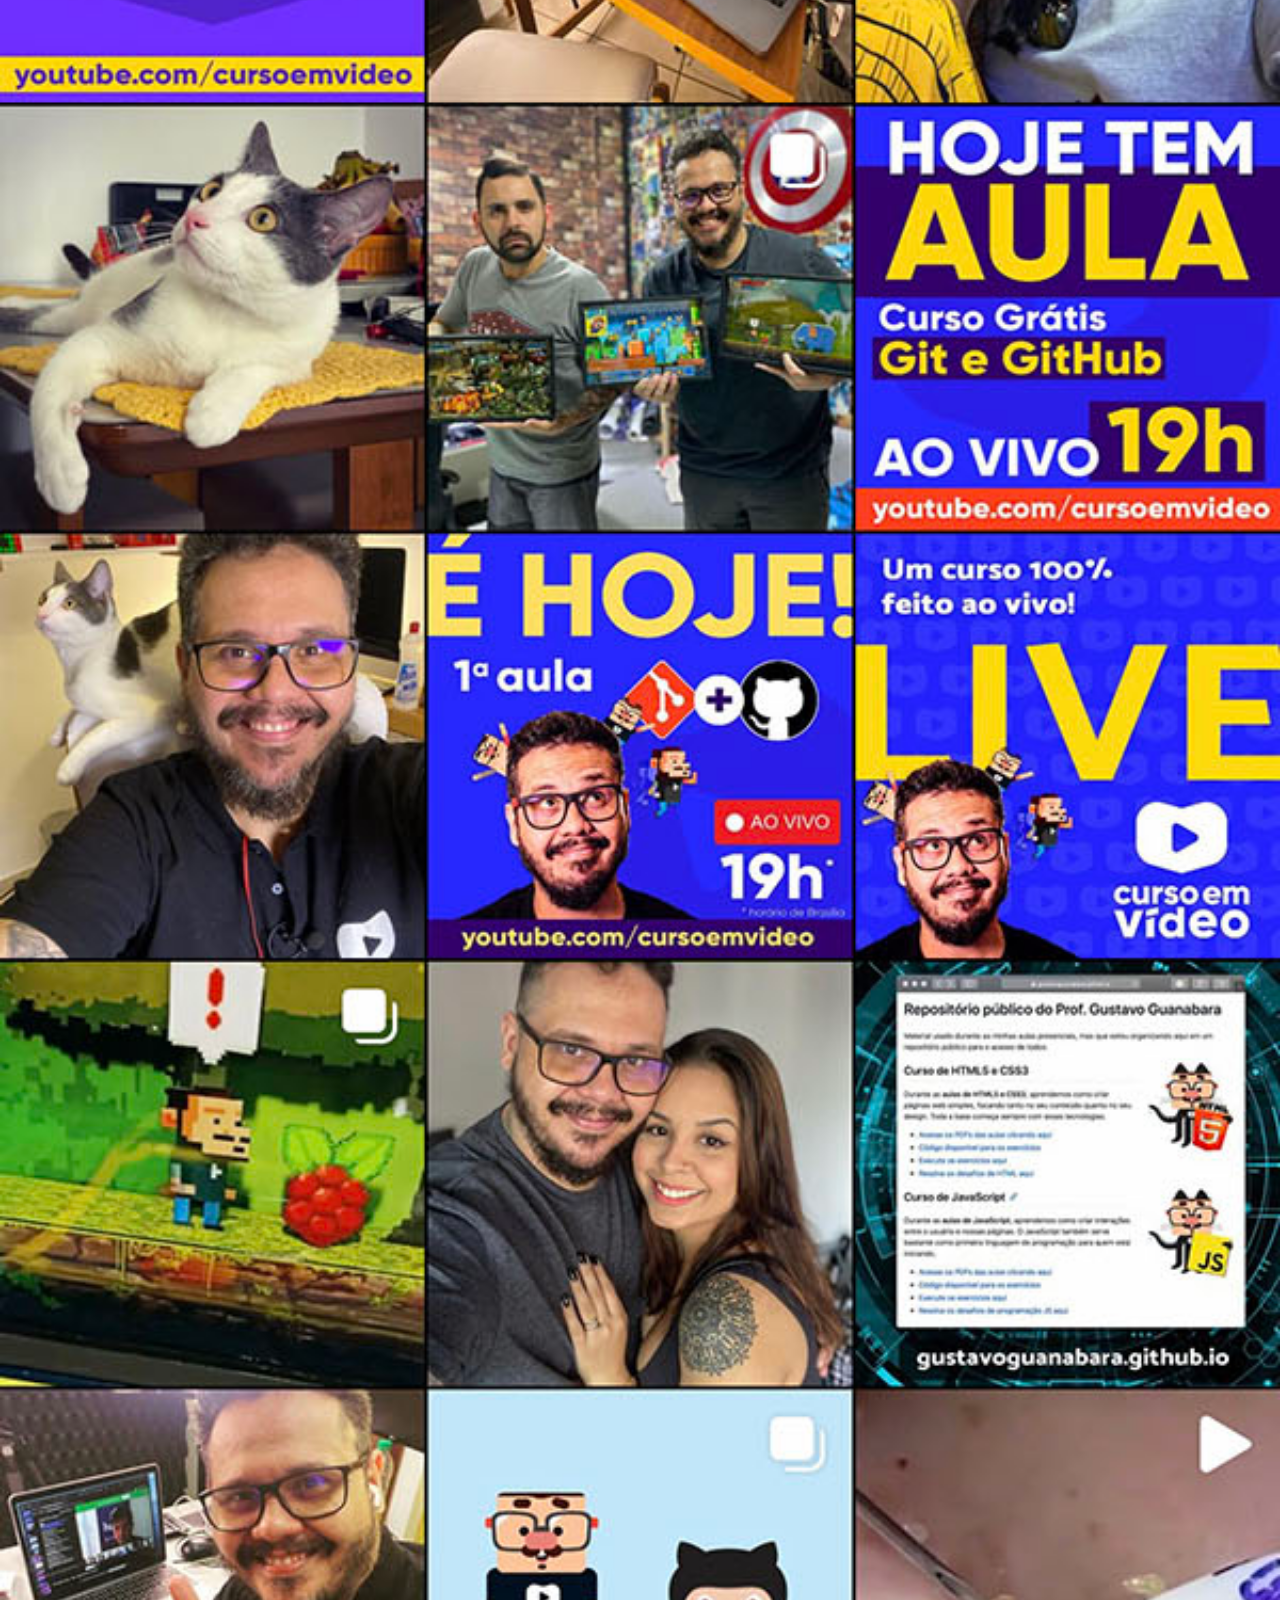
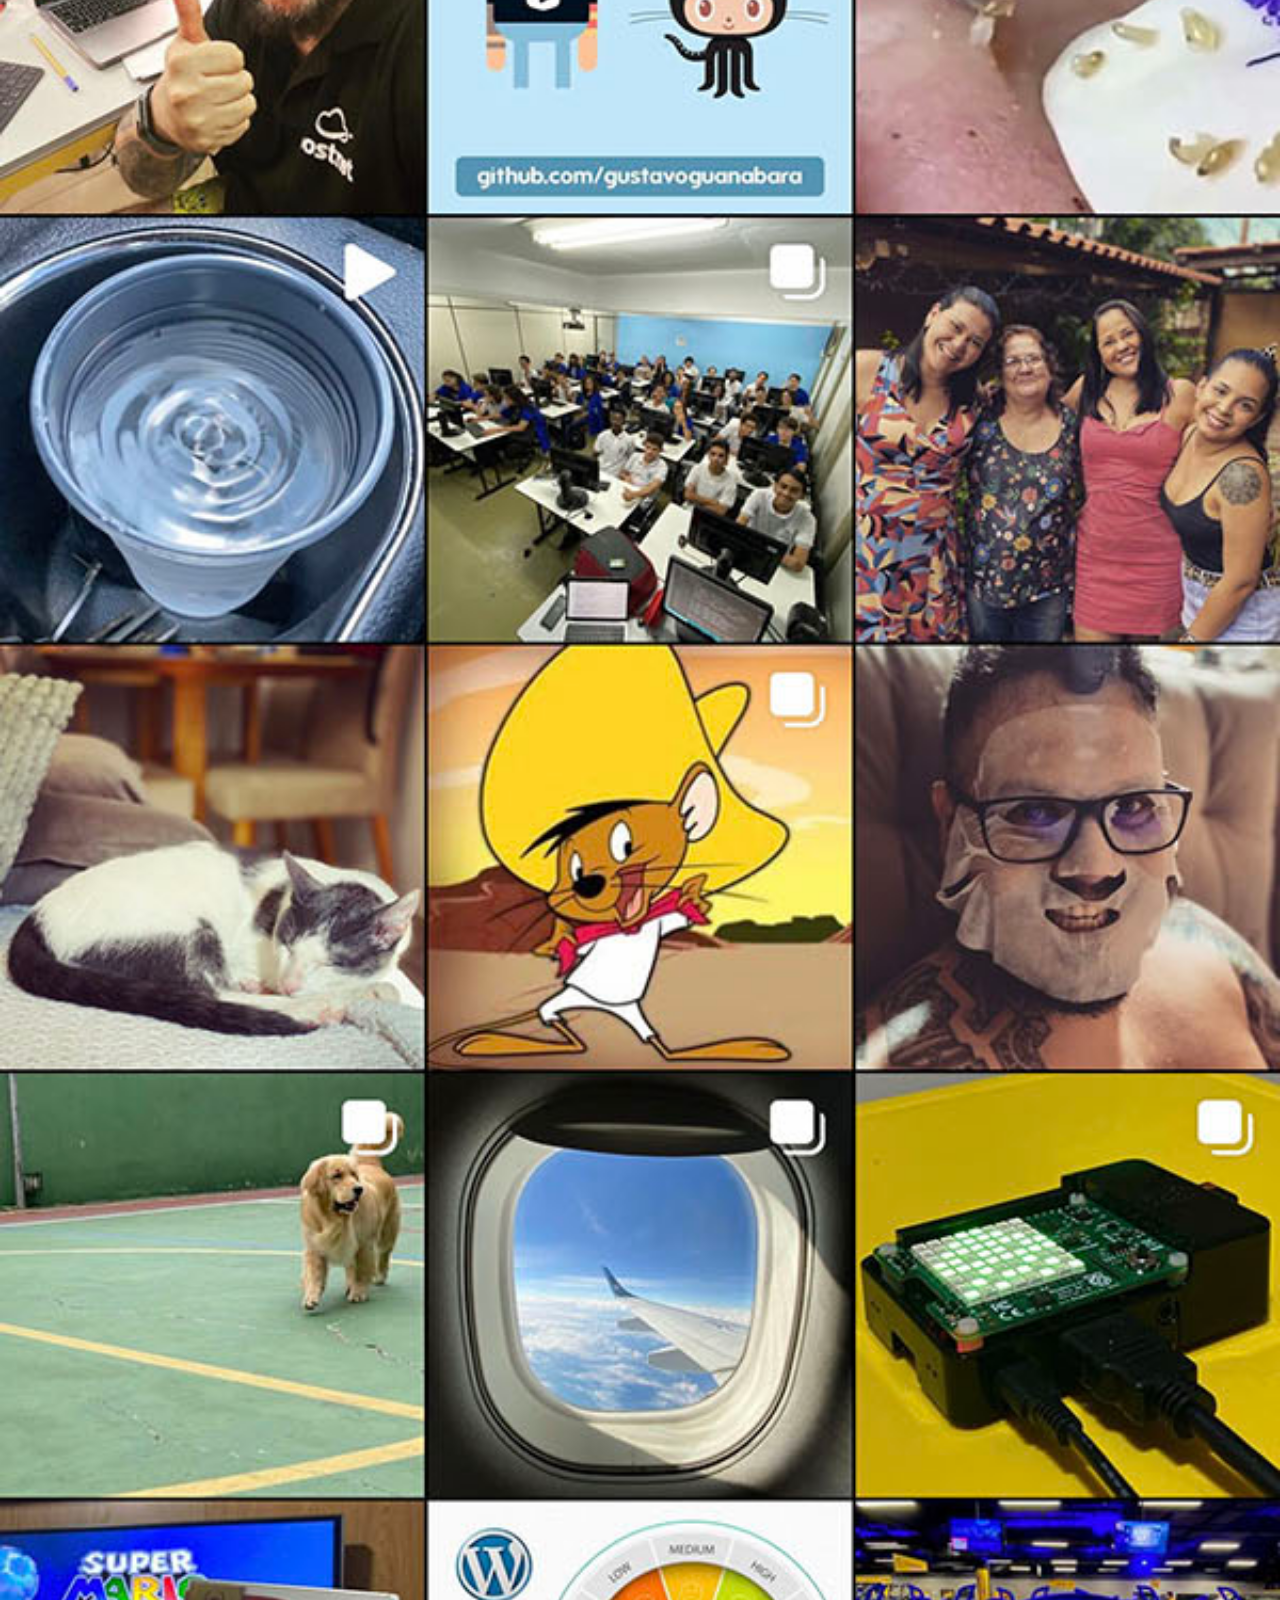
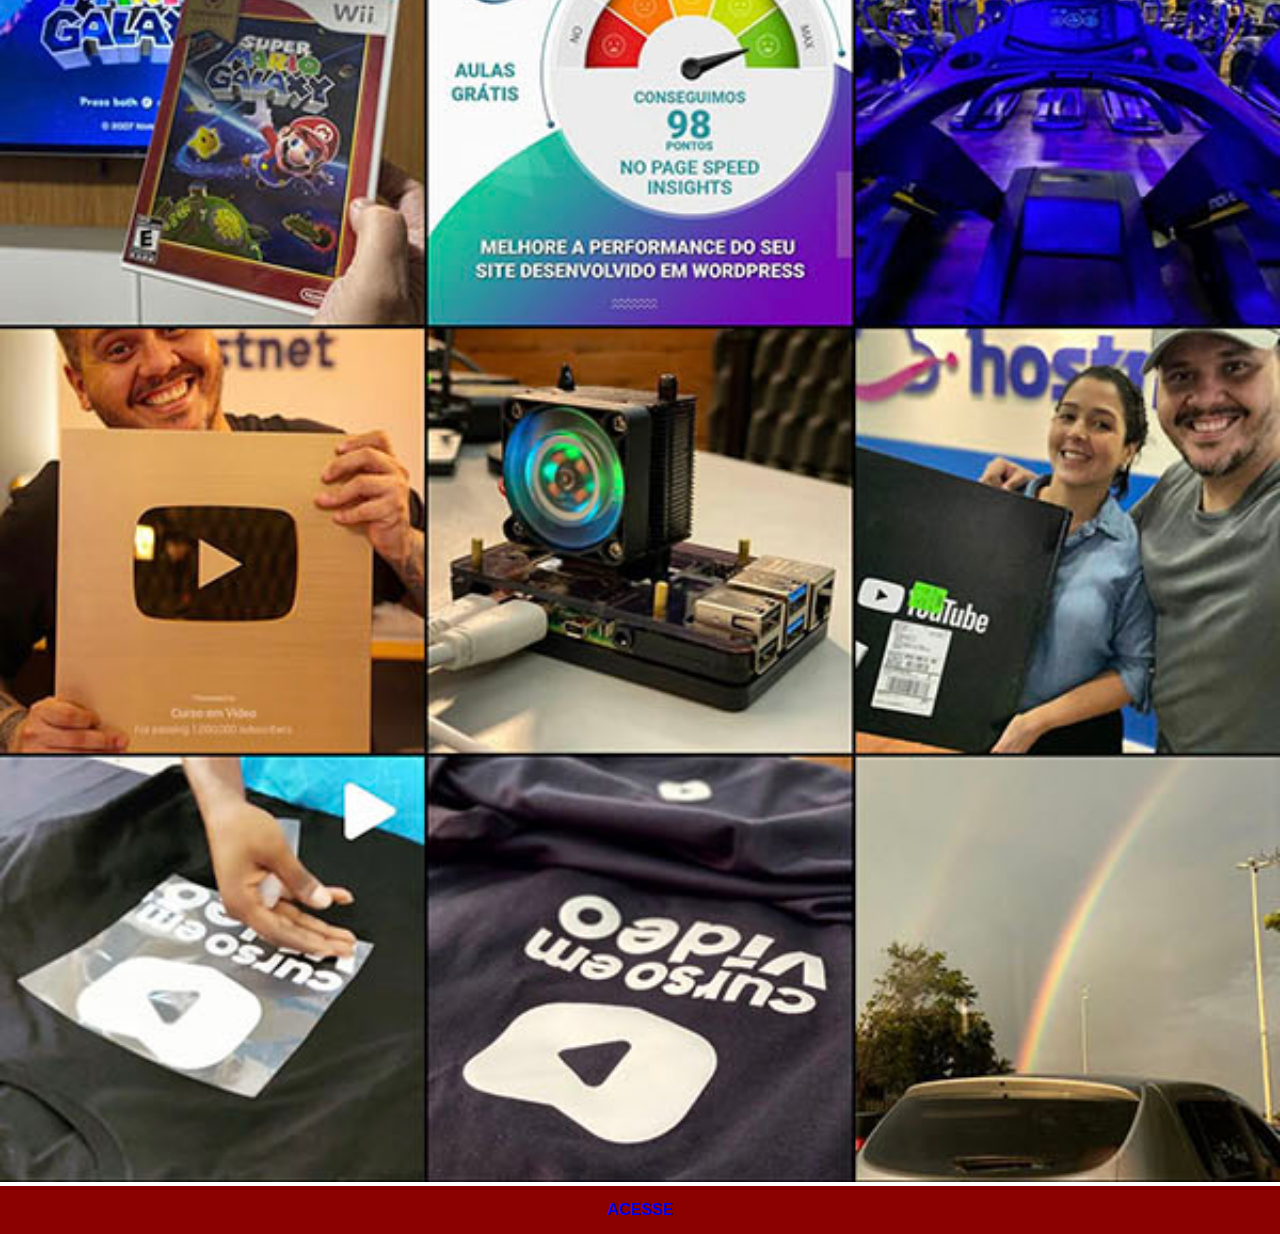
<file: instagram.html>
<!DOCTYPE html>
<html lang="pt-br">
<head>
    <meta charset="UTF-8">
    <meta name="viewport" content="width=device-width, initial-scale=1.0">
    <title>Instagram</title>
    <link rel="stylesheet" href="./social.css">
</head>
<body>
    <img src="./imagens/tela-instagram.jpg" alt="Instagram">
    <a href="https://www.instagram.com/gustavoguanabara/" target="_blank">ACESSE</a>
    
</body>
</html>
</file>
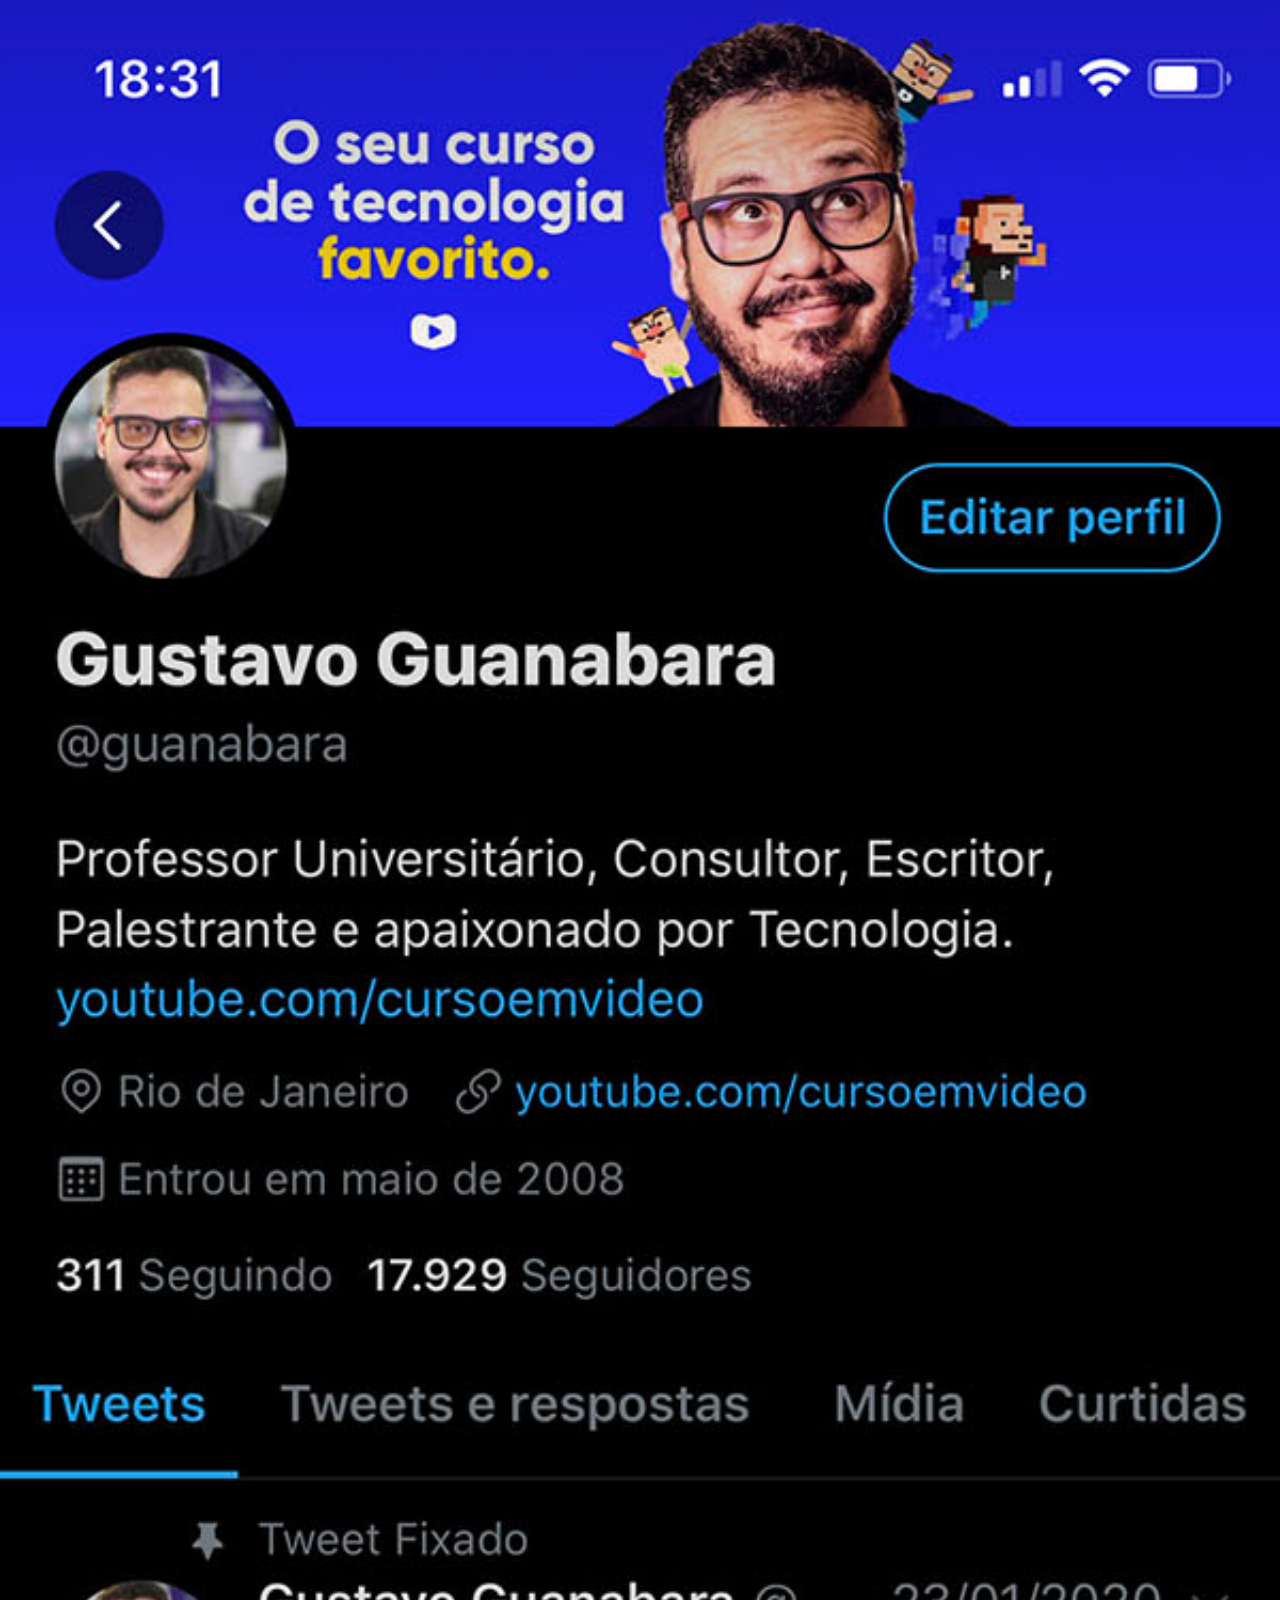
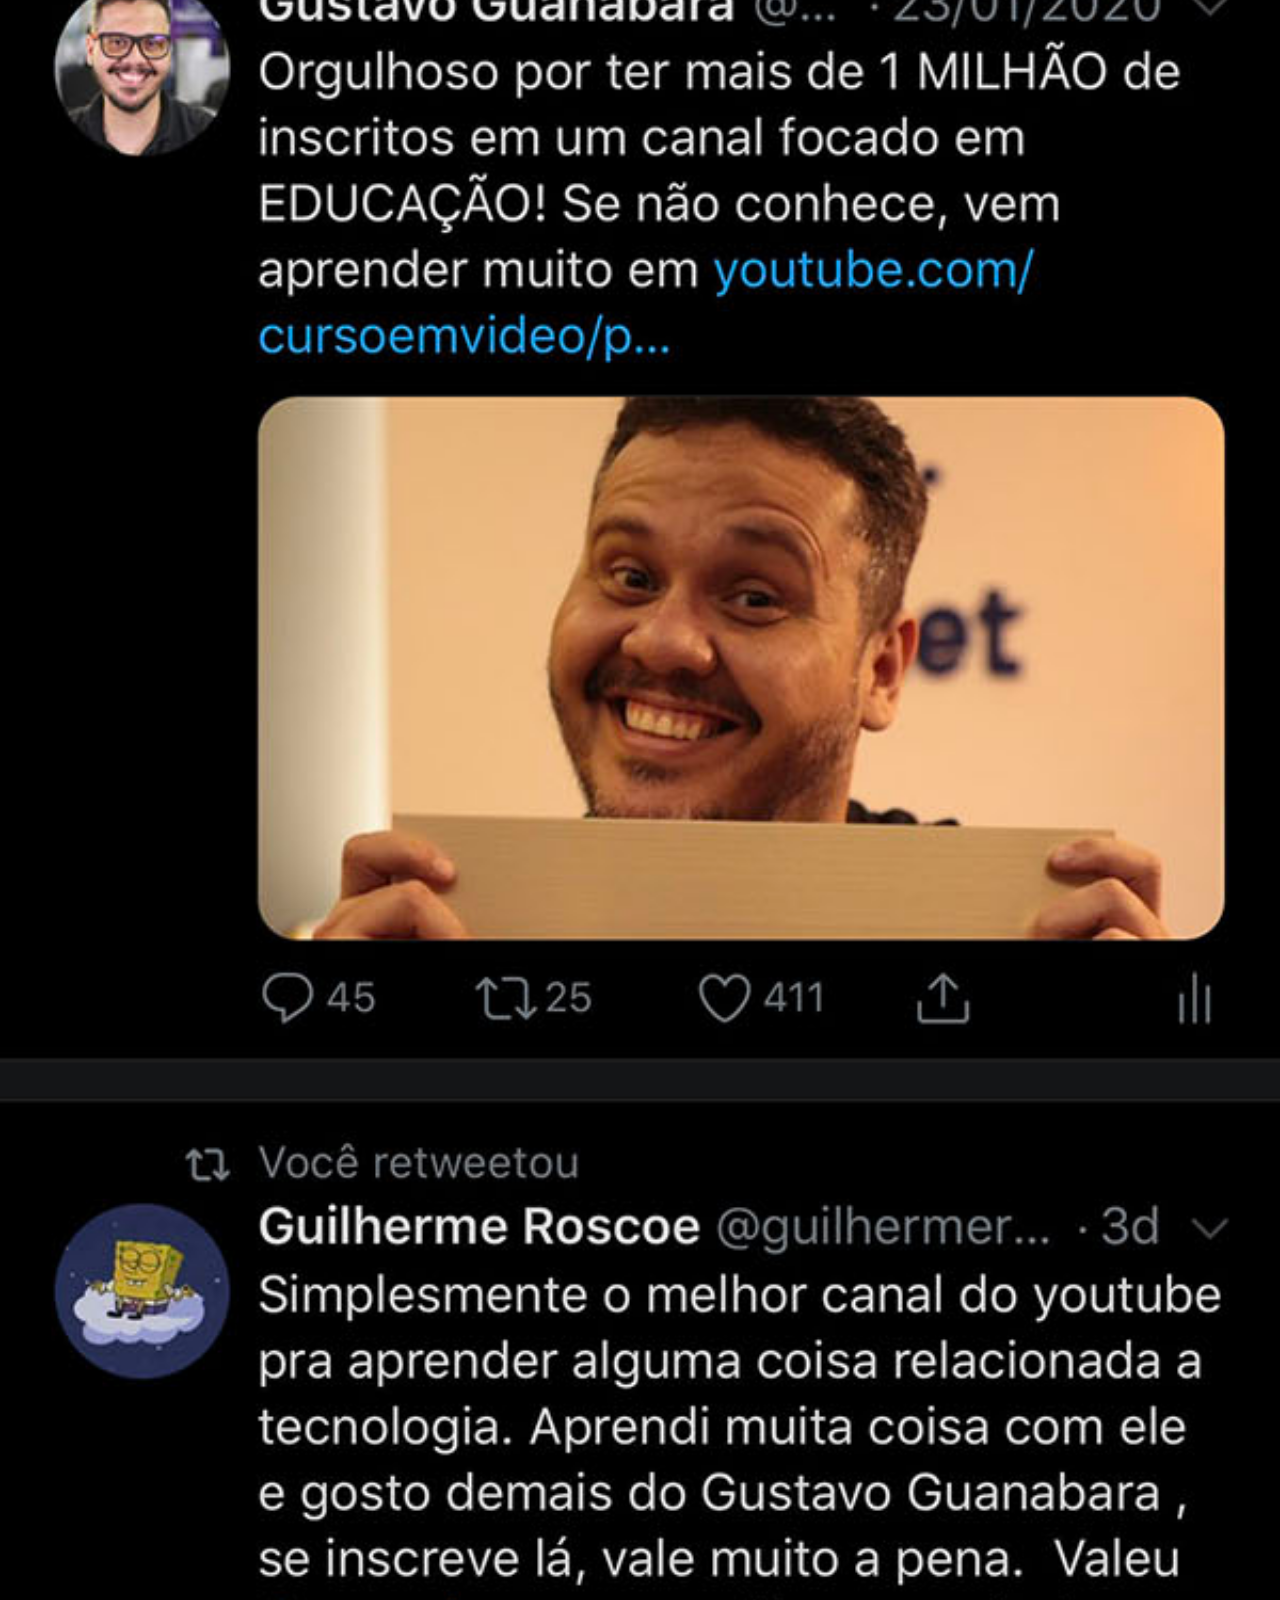
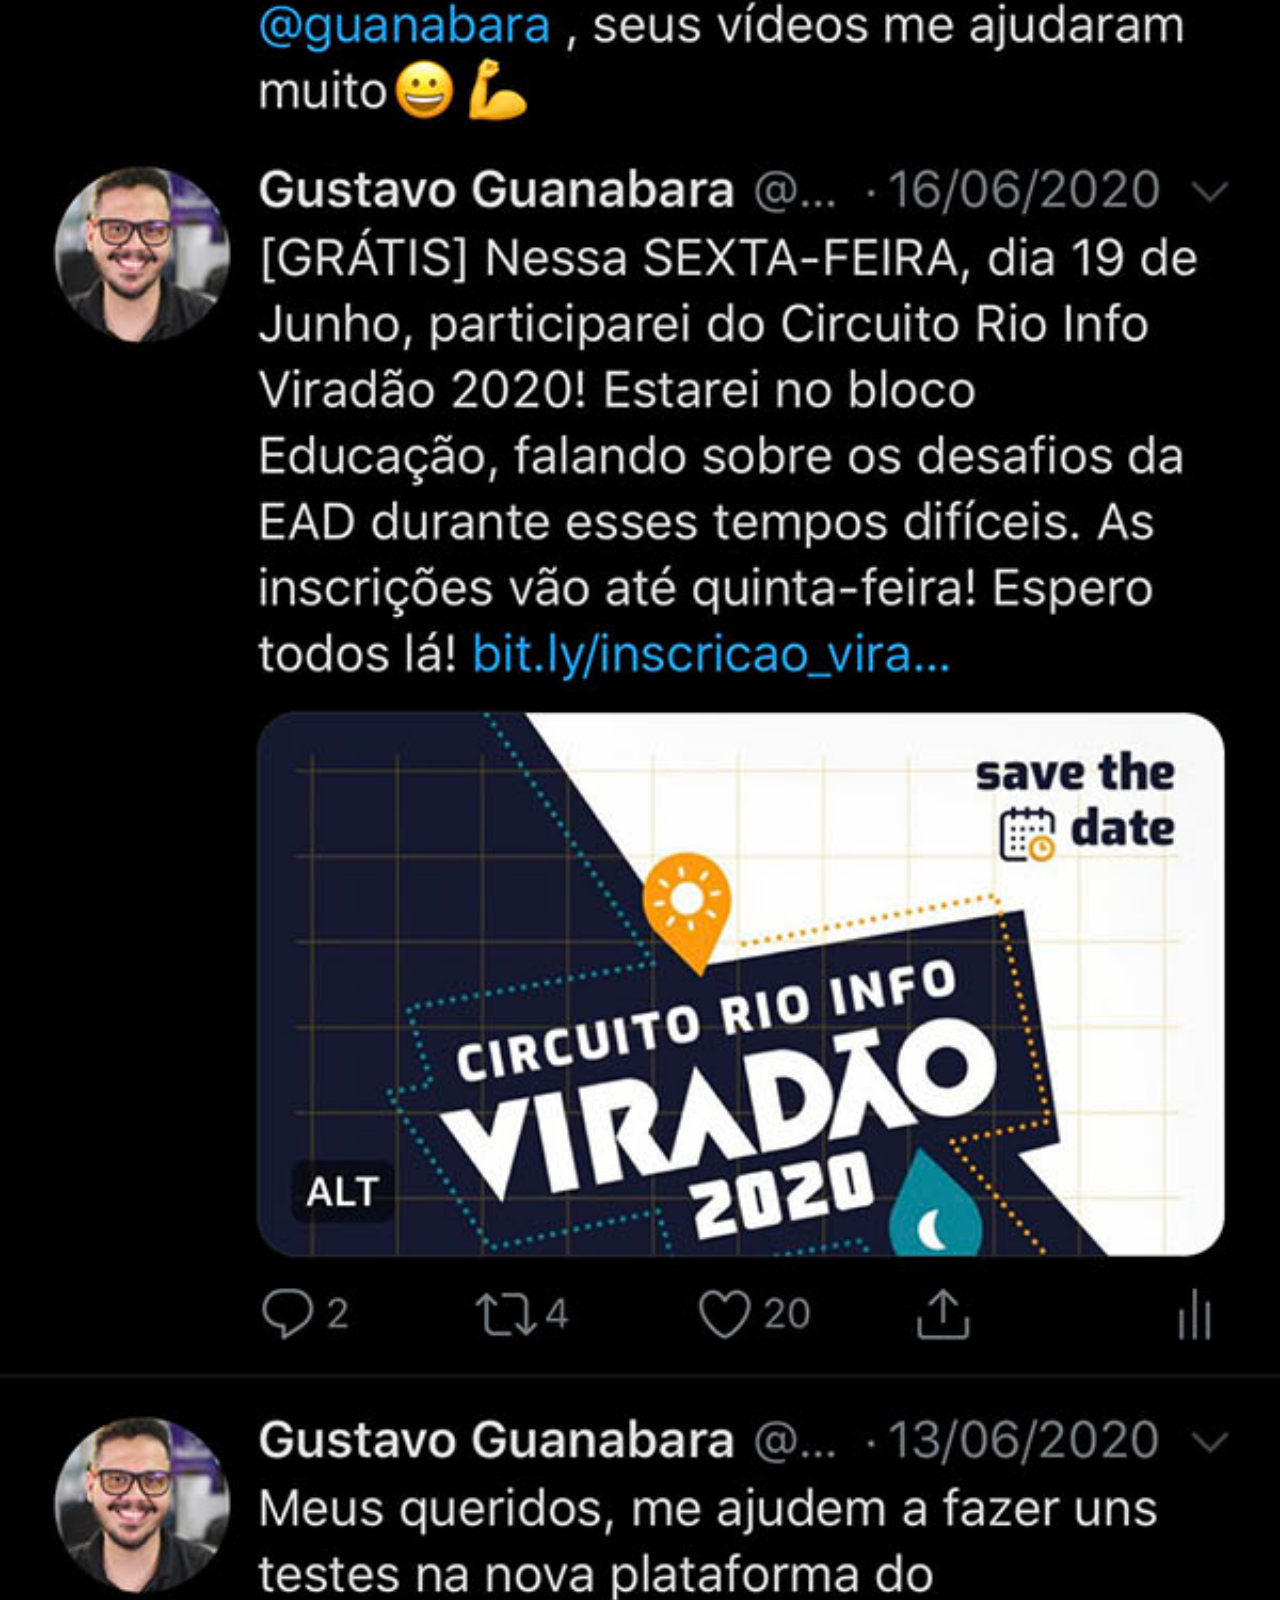
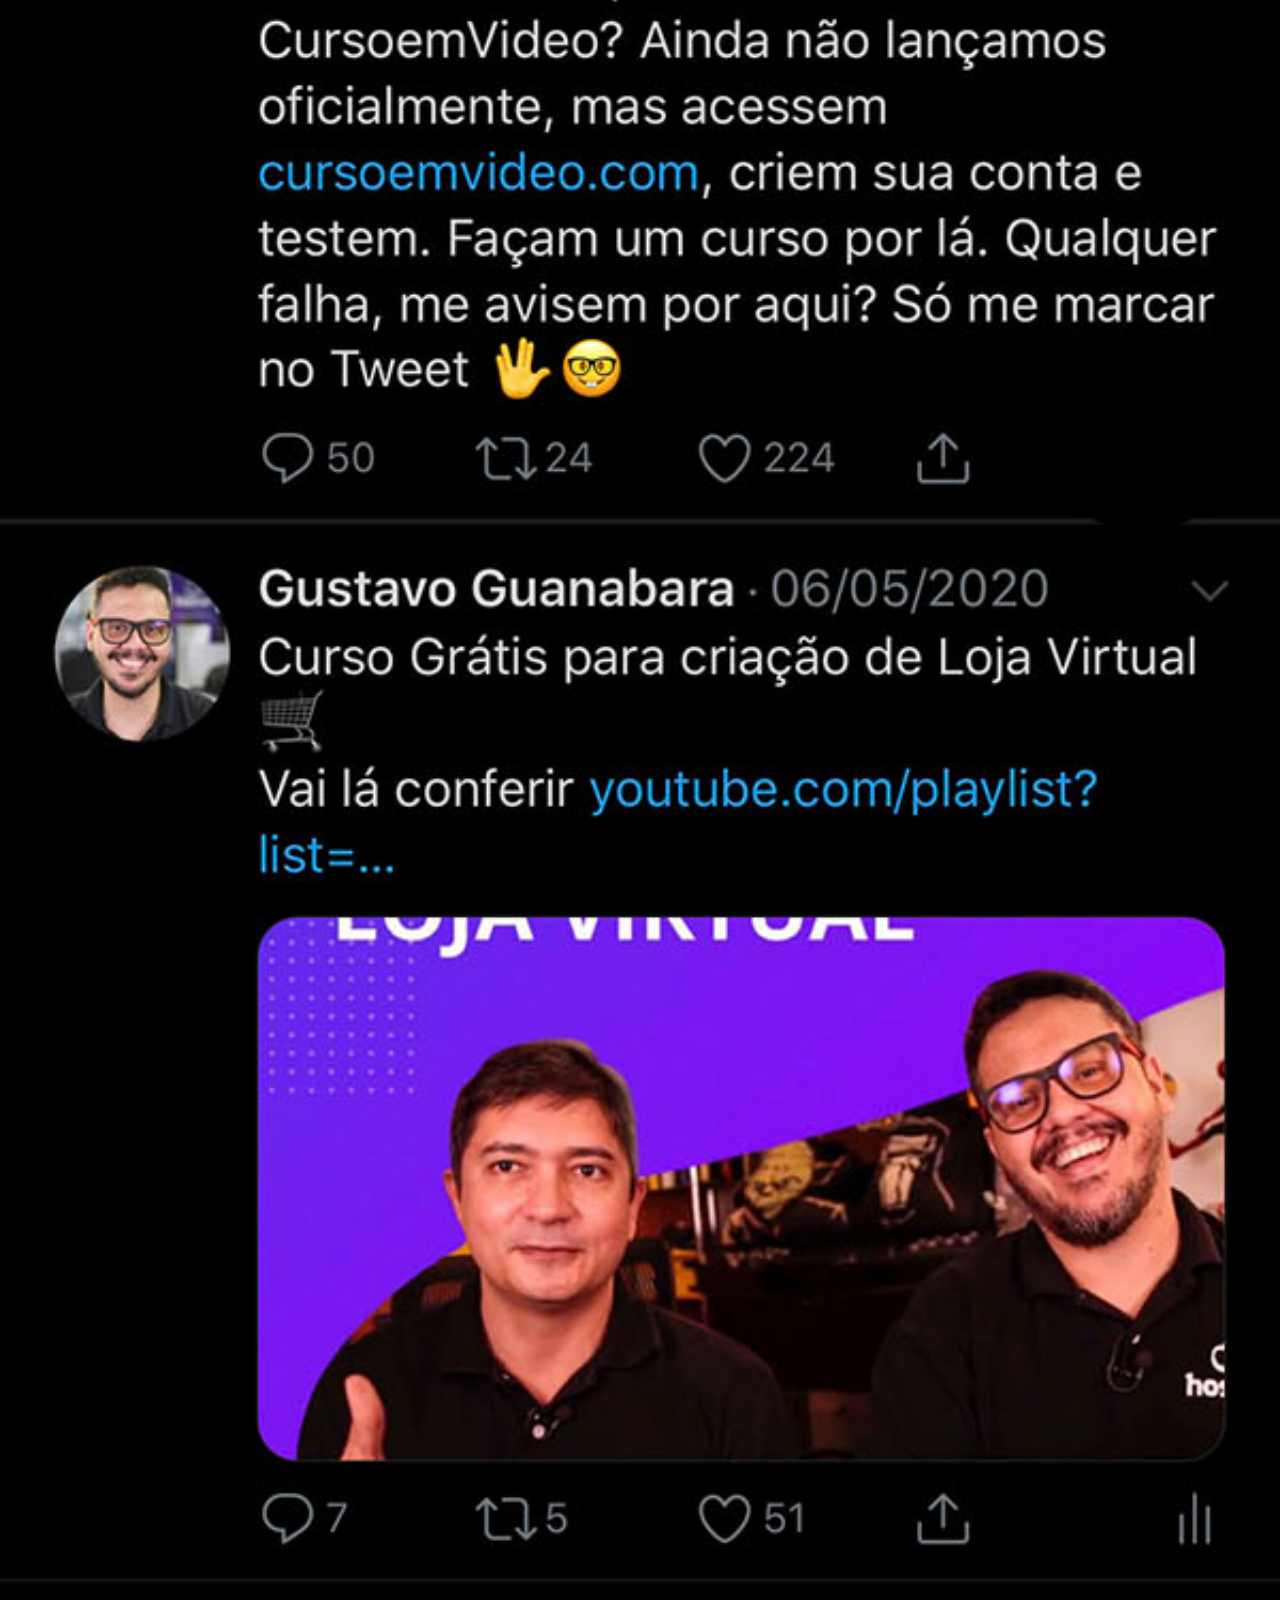
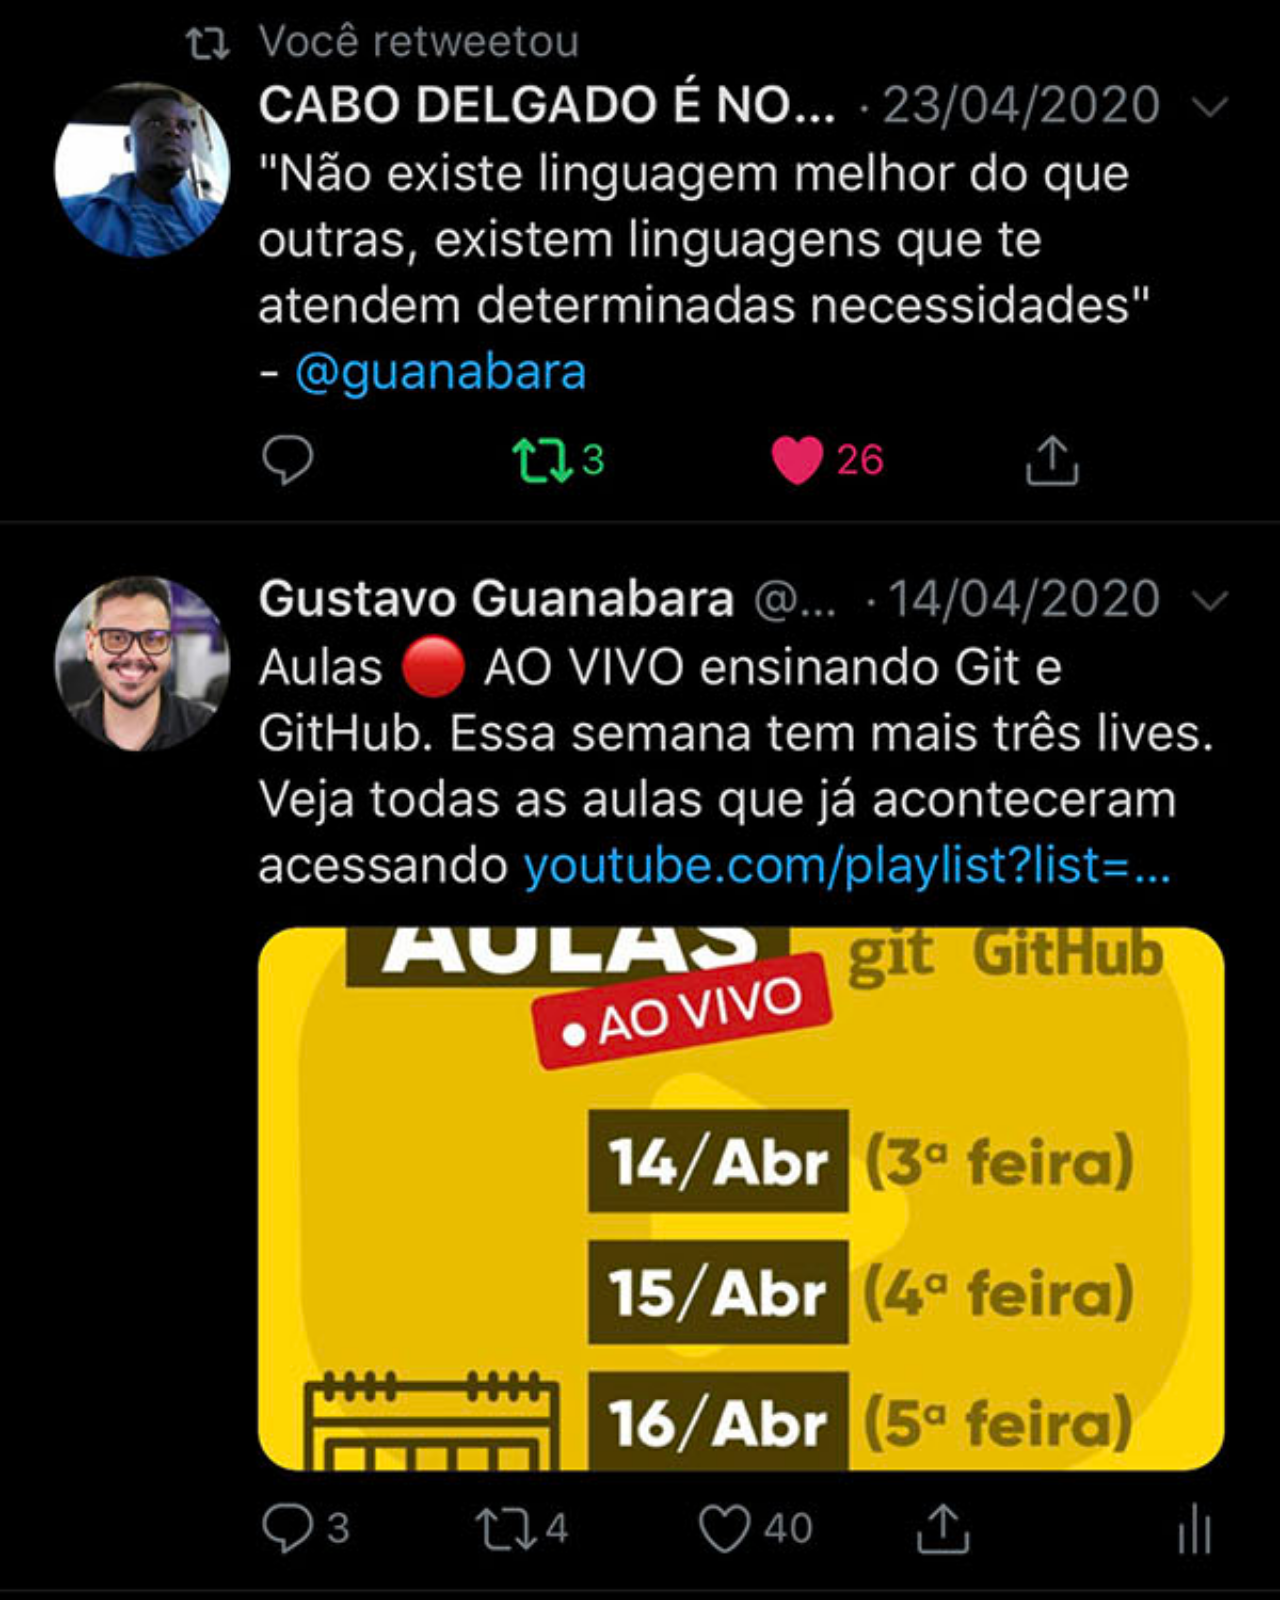
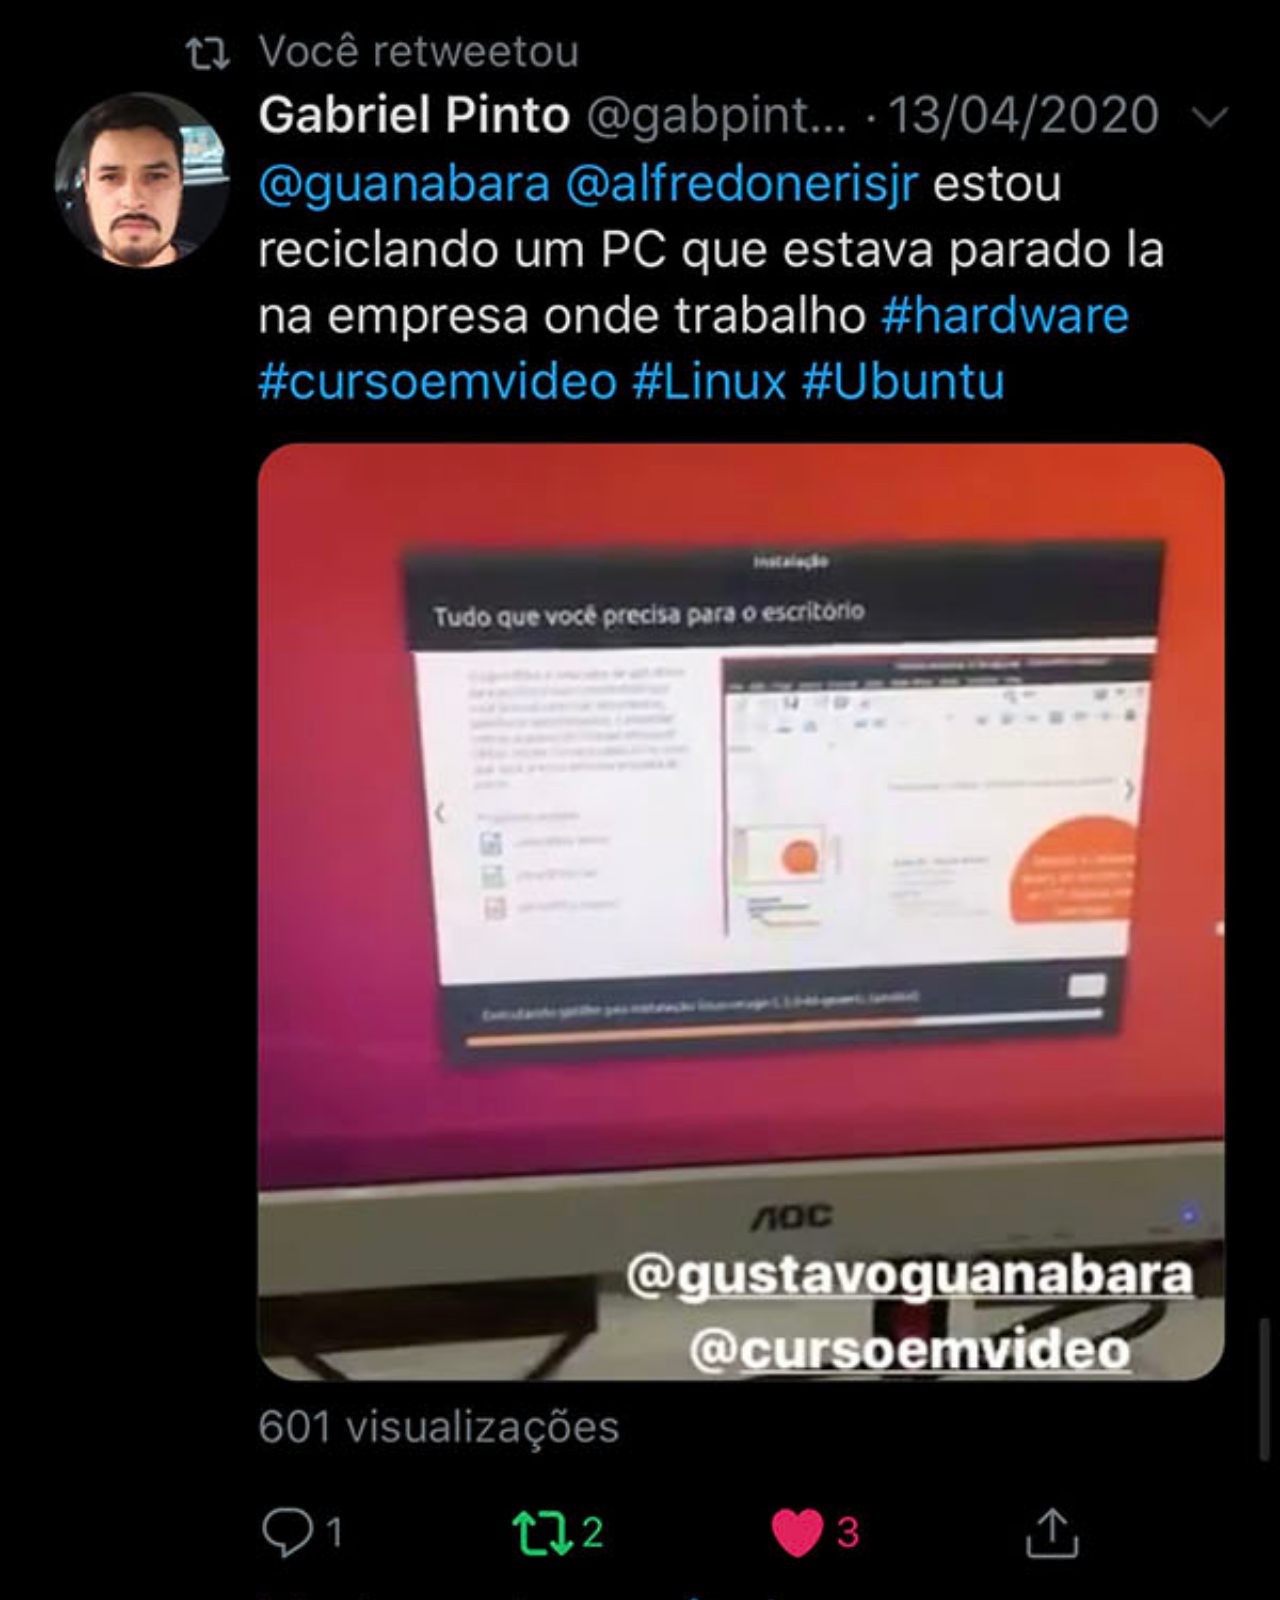
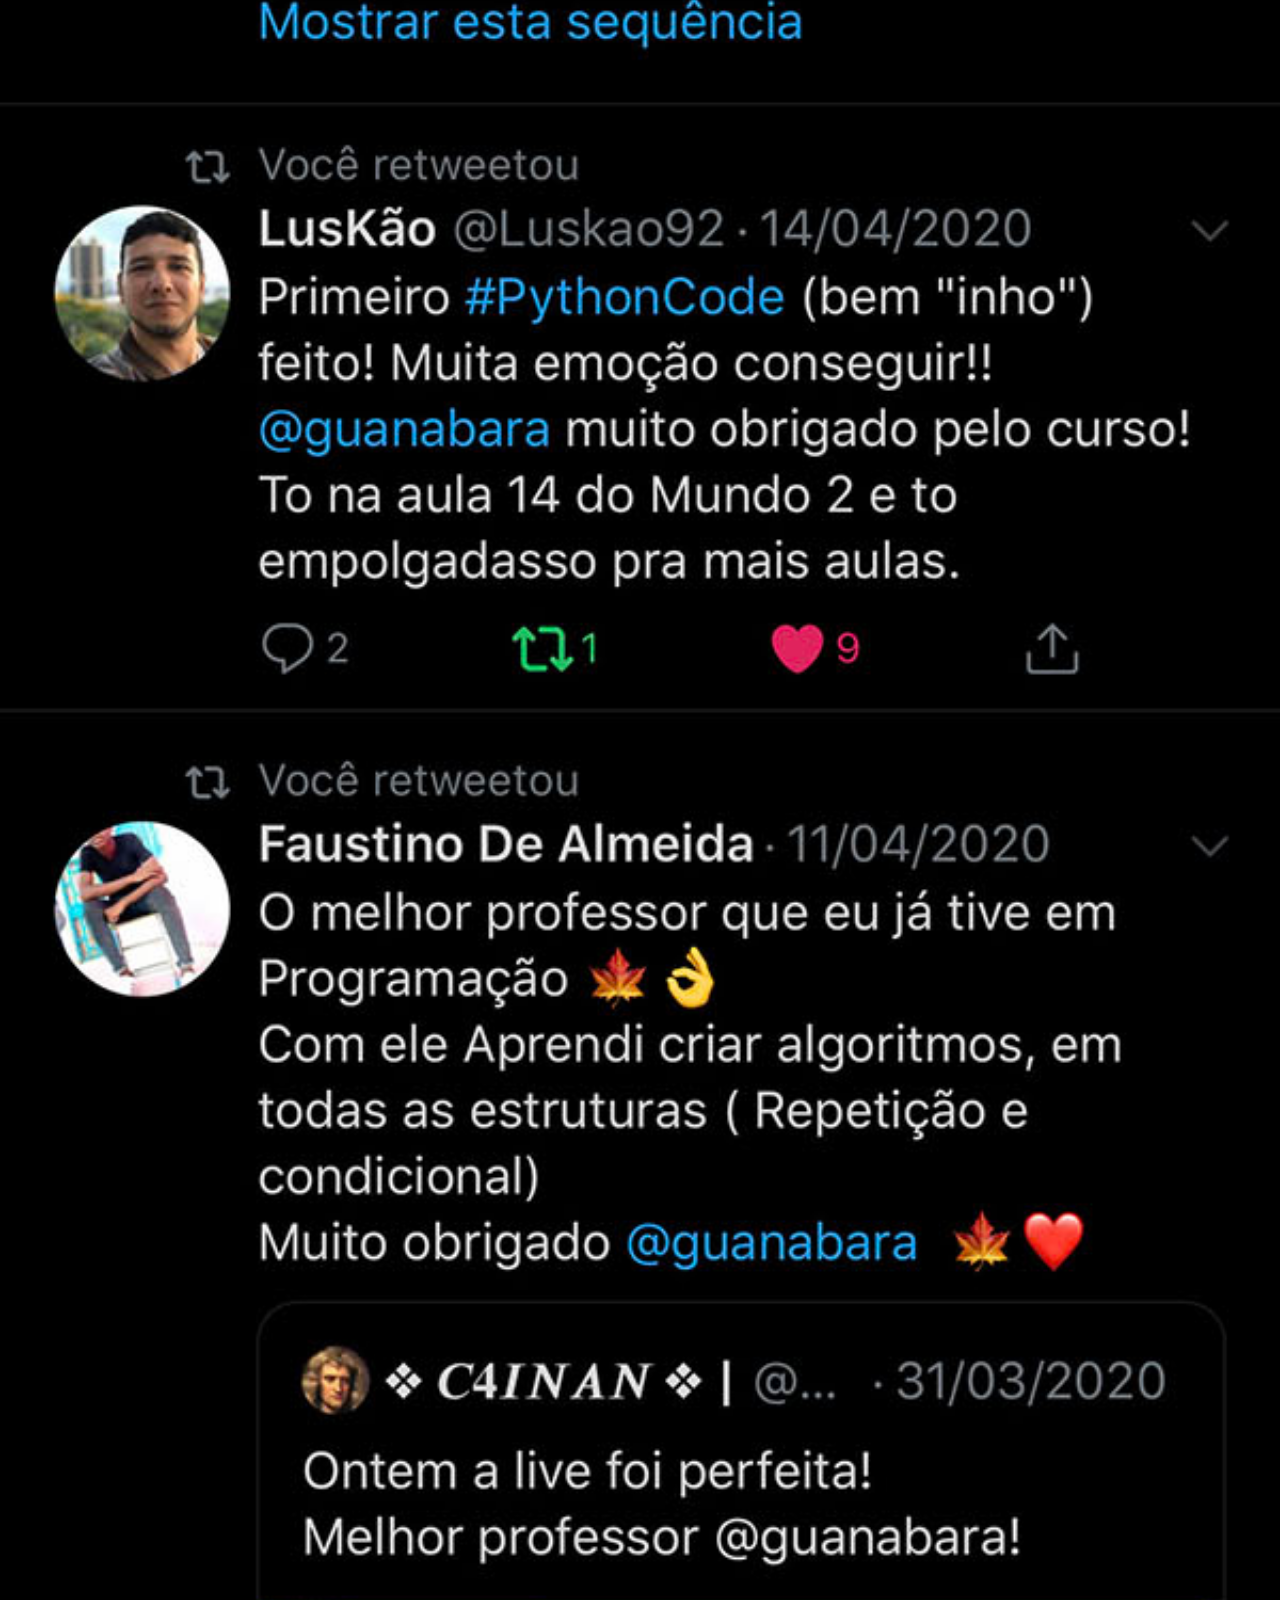
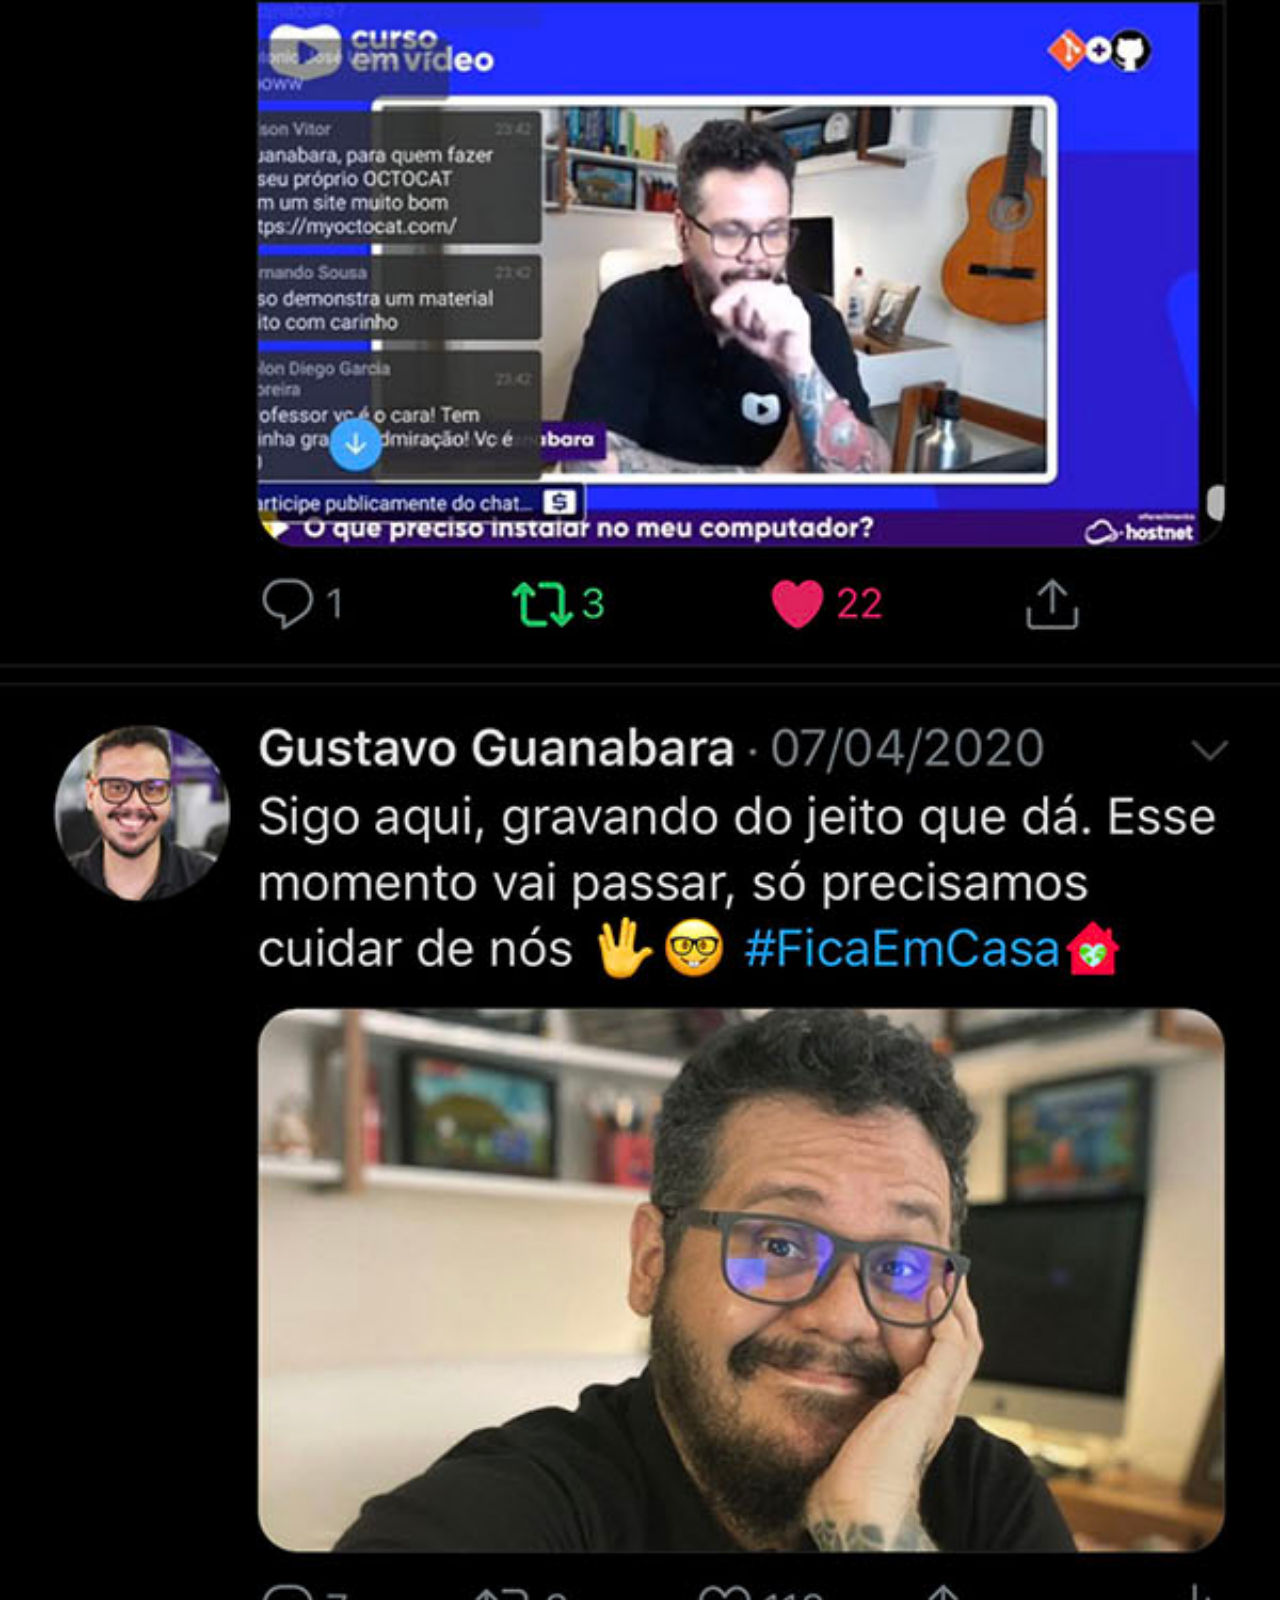
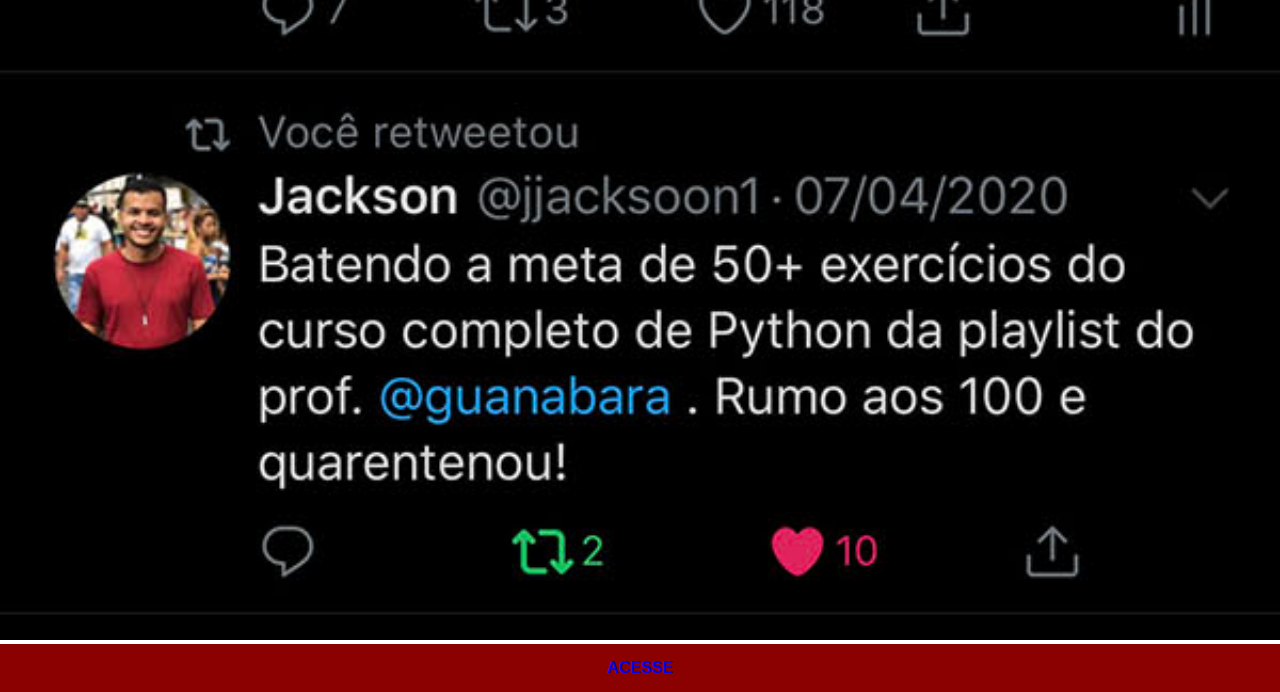
<file: twitter.html>
<!DOCTYPE html>
<html lang="pt-br">
<head>
    <meta charset="UTF-8">
    <meta name="viewport" content="width=device-width, initial-scale=1.0">
    <title>Twitter</title>
    <link rel="stylesheet" href="./social.css">
</head>
<body>
    <img src="./imagens/tela-twitter.jpg" alt="Twitter">
    <a href="https://twitter.com/guanabara" target="_blank">ACESSE</a>
    
</body>
</html>
</file>
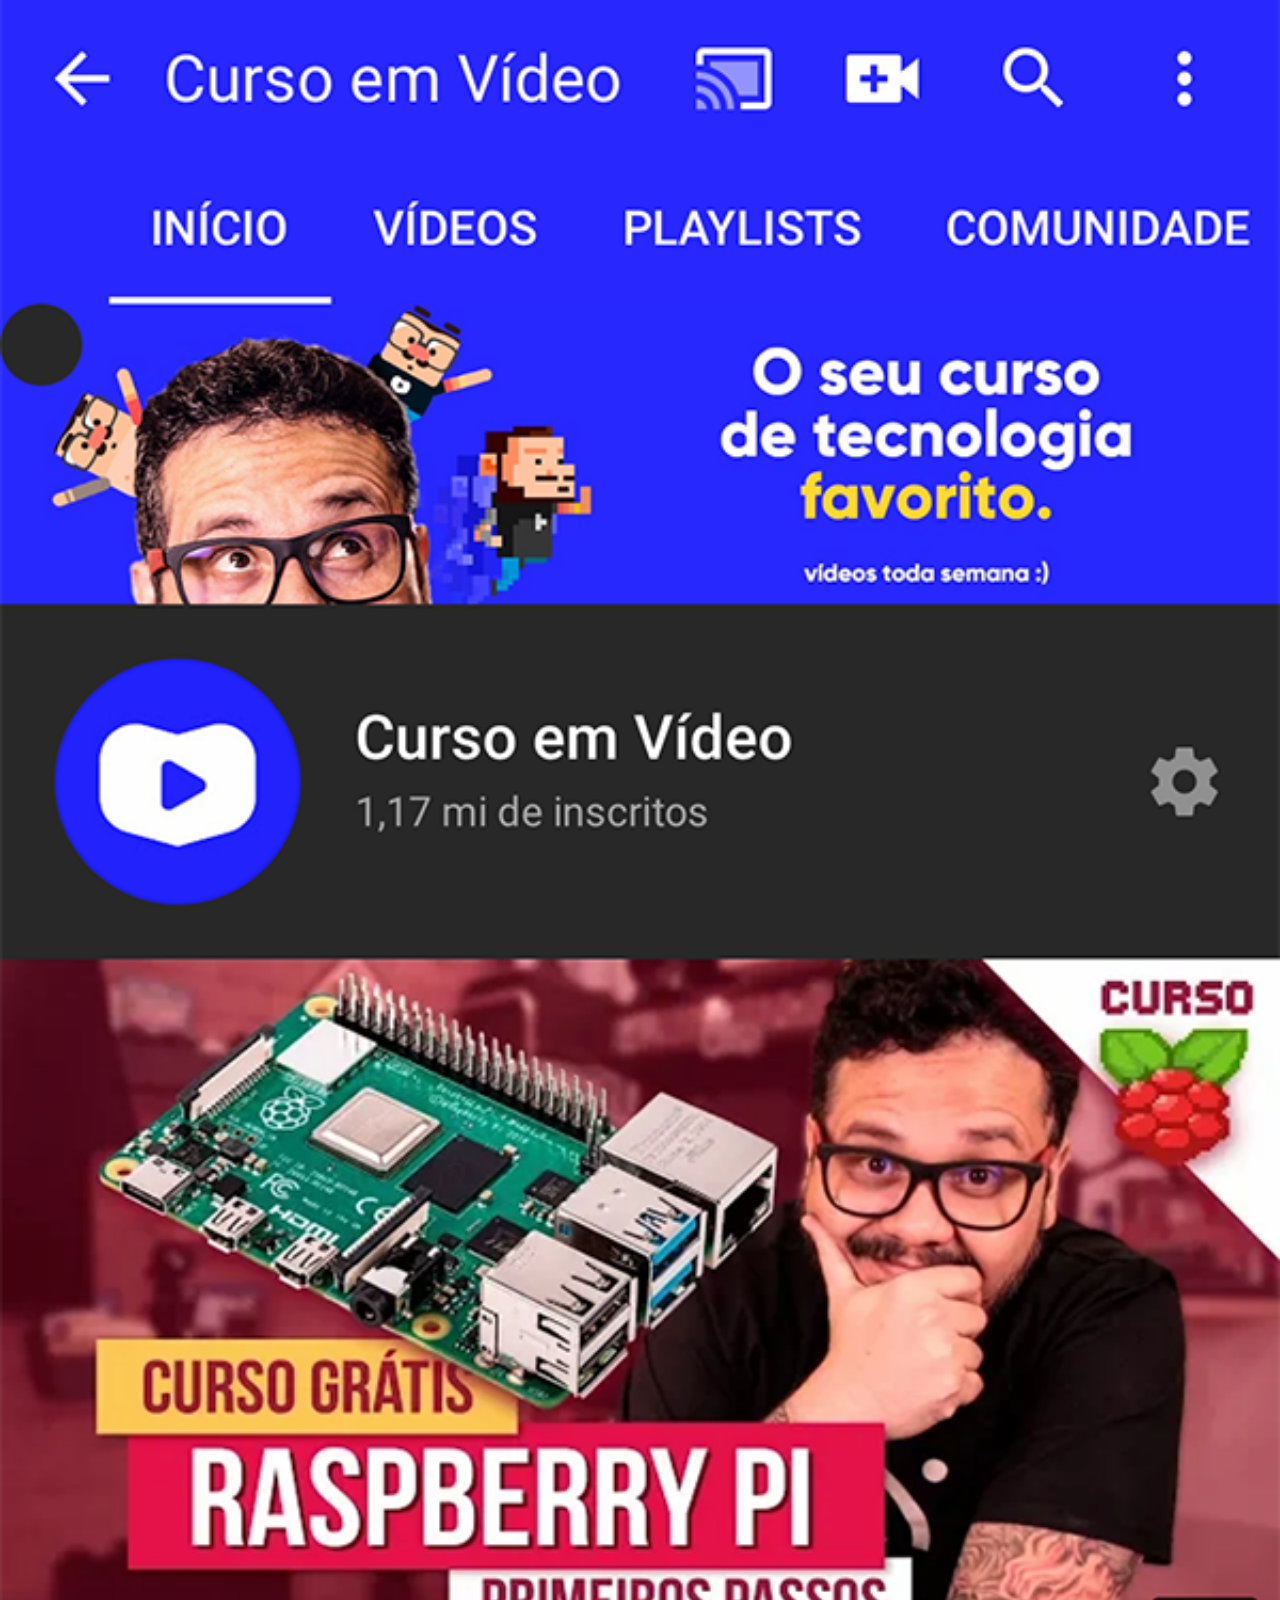
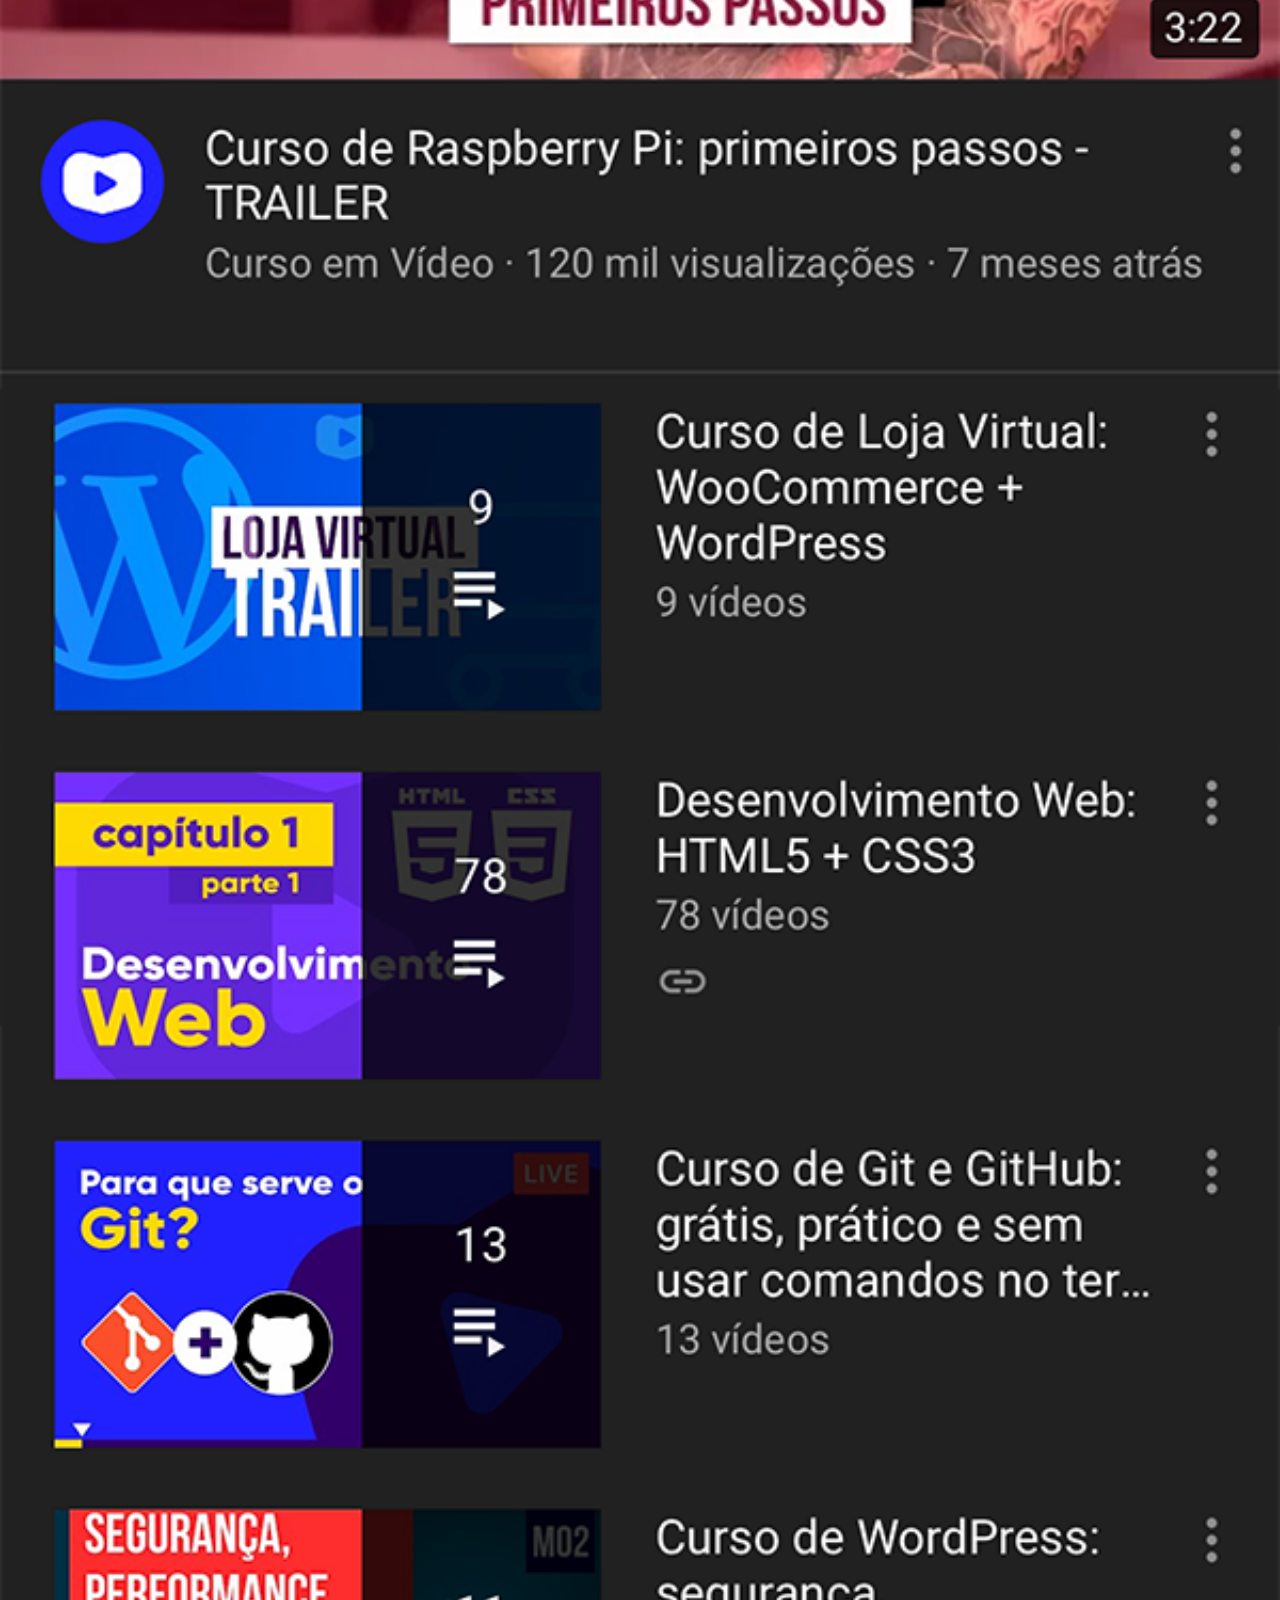
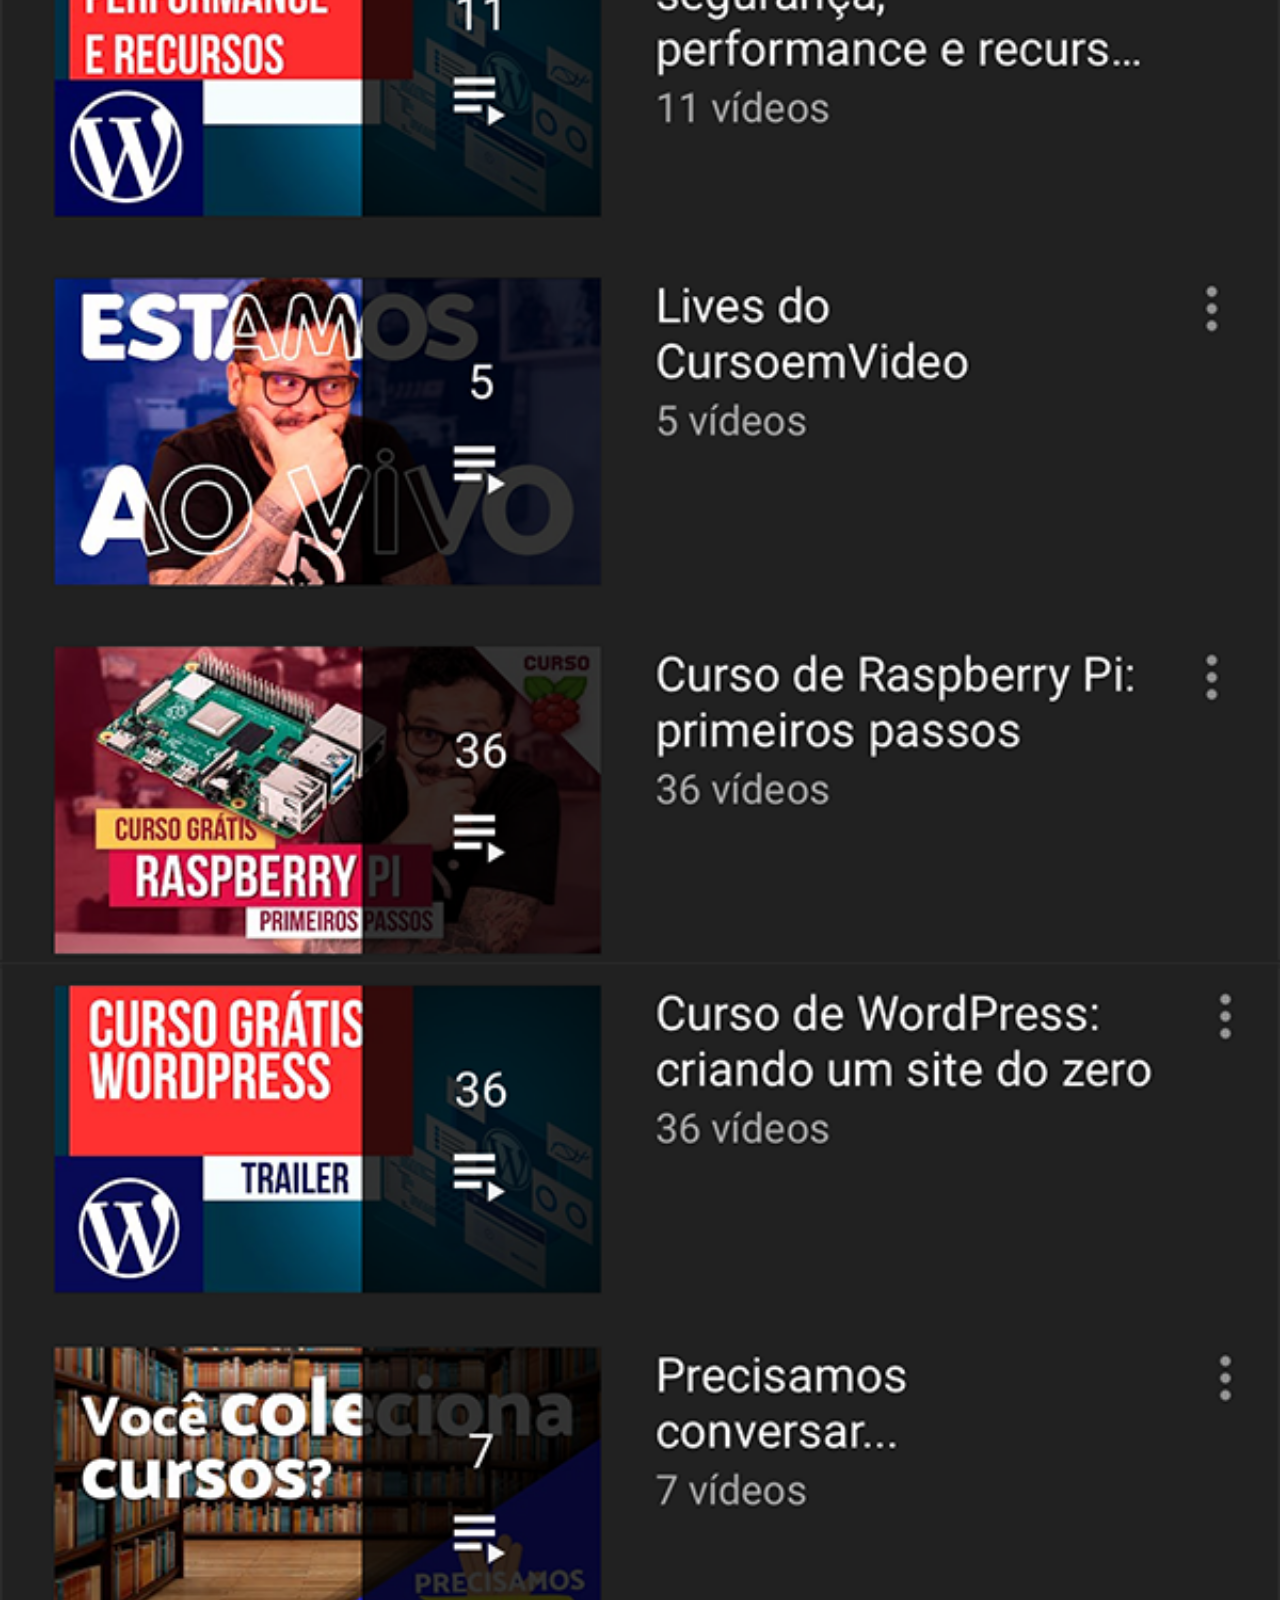
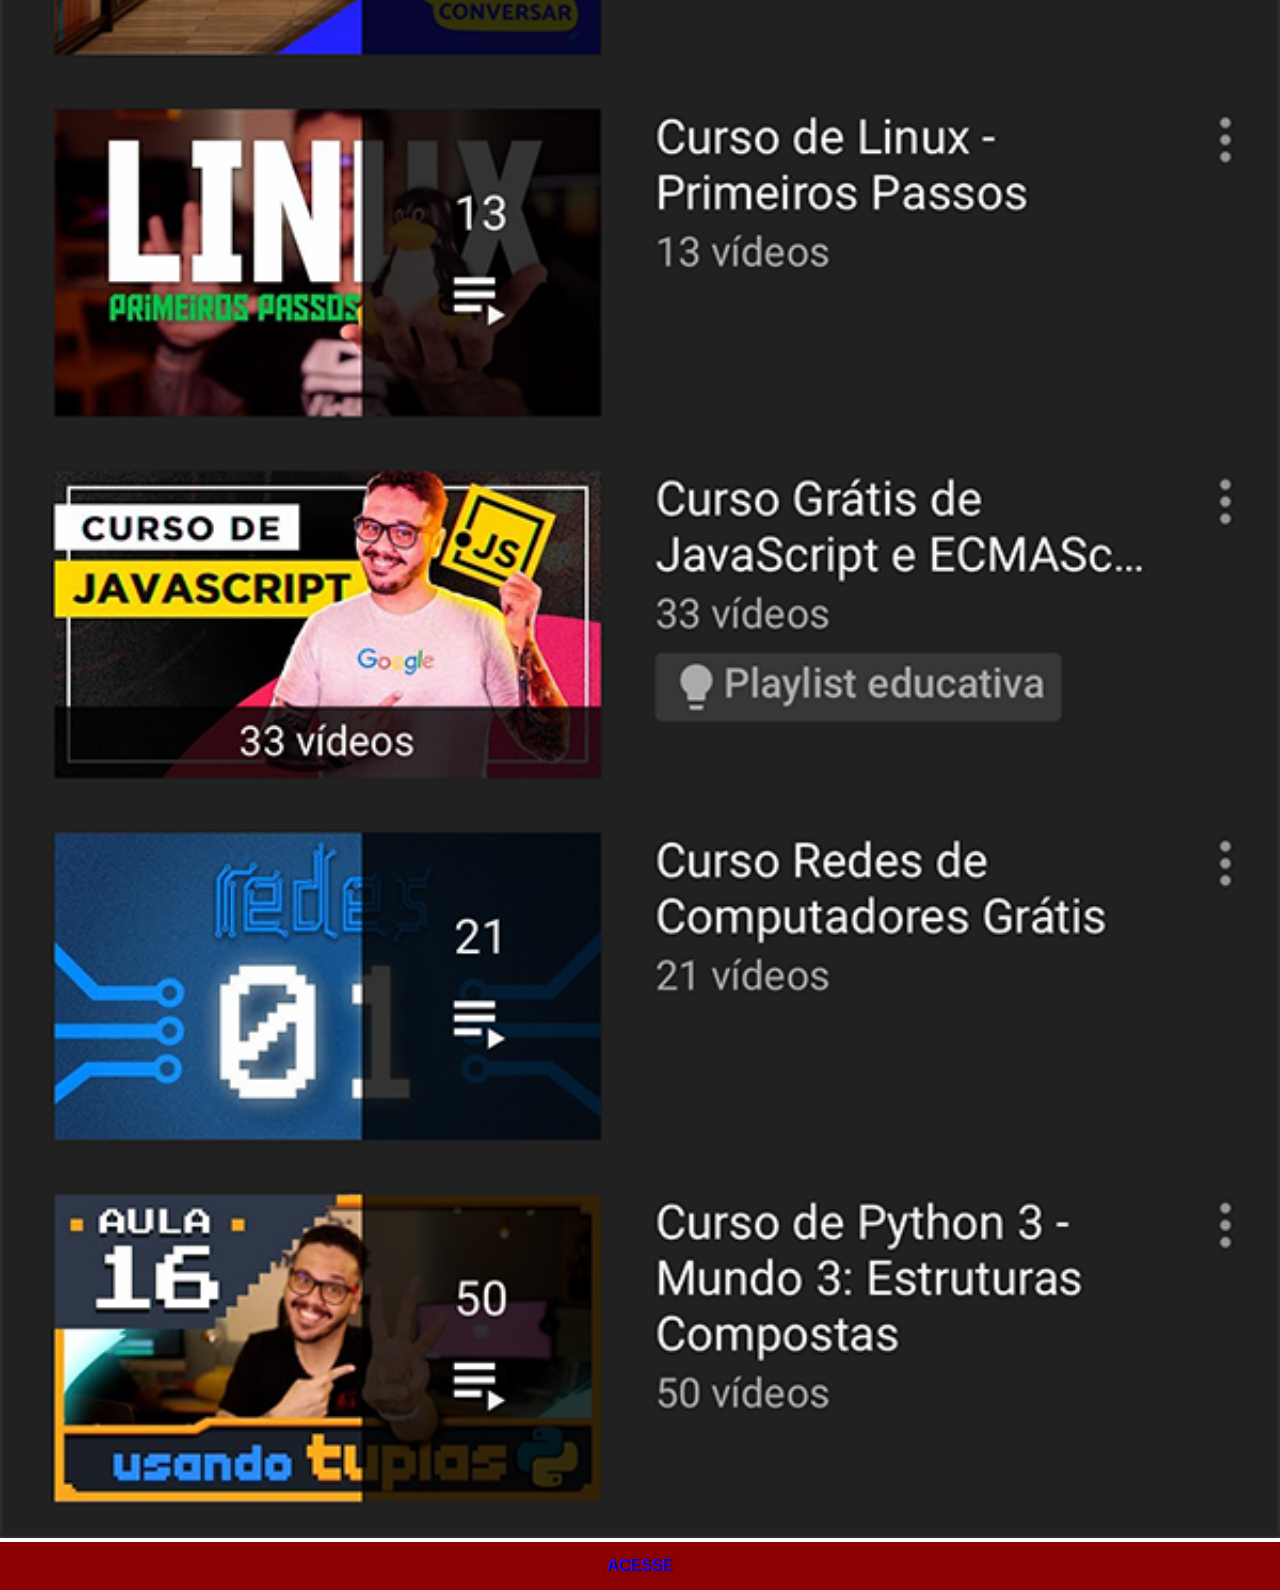
<file: youtube.html>
<!DOCTYPE html>
<html lang="pt-br">
<head>
    <meta charset="UTF-8">
    <meta name="viewport" content="width=device-width, initial-scale=1.0">
    <title>Youtube</title>
    <link rel="stylesheet" href="./social.css">
</head>
<body>
    <img src="./imagens/tela-youtube.png"  alt="Youtube">
    <a href="https://www.youtube.com/@CursoemVideo/playlists" target="_blank">ACESSE</a>
    
</body>
</html>
</file>
<file: estilos.css>
@charset "UTF-8";

*{
    margin: 0px;
    padding: 0px;
    font-family: Arial, Helvetica, sans-serif;
}

html , body{
    height: 100vh ;
    width: 100vw;
    background-color: black;
}
body{
    background-image: url(./imagens/fundo-madeira.jpg);
    background-repeat: no-repeat;
    background-position: top center;
    background-size: cover;
    background-attachment: fixed;
}

main{
    height: 100vh;
    position: relative;
    
}

section#telefone{
    position: absolute;
    top: 50%;
    left: 50%;
    transform: translate(-50%, -50%);

    height: 627px;
    width: 311px;
  
}

#telefone{
    background-image: url(./imagens/frame-iphone.png);
    background-repeat: no-repeat;
    
}

iframe#tela{
    position: relative;
    top: 80px;
    left: 22px;
    width: 269px;
    height: 471px;
    
}
section#redes-sociais img{
    width: 50px;
    margin: 10px;
    border-radius: 100px;
    box-shadow: 5px 5px 5px rgba(0, 0, 0, 0.548);
    box-sizing: border-box;
}

section#redes-sociais{
    display: flex;
    flex-direction: column;
    align-items: flex-end;
}

section#redes-sociais img:hover{
    border: 2px solid white;
    transform: translate(-3px, -3px);
    box-shadow: 5px 5px 10px rgba(0, 0, 0, 0.507);
    transition: 0.5s;
}
</file>
<file: social.css>
@charset "UTF-8";

        *{
            margin: 0px;
            padding: 0px;
            font-family: Arial, Helvetica, sans-serif;
        }
        body{

        }

        ::-webkit-scrollbar{
            width: 0px;
            height: 0px;
        }

        img {
            width: 100vw;

        }
        a{
            display: block;
            background-color: darkred;
            padding: 15px;
            text-align: center;
            font-weight: bolder;
            text-decoration: none;
        }
        a:hover{
            background-color: red;
        }
</file>
